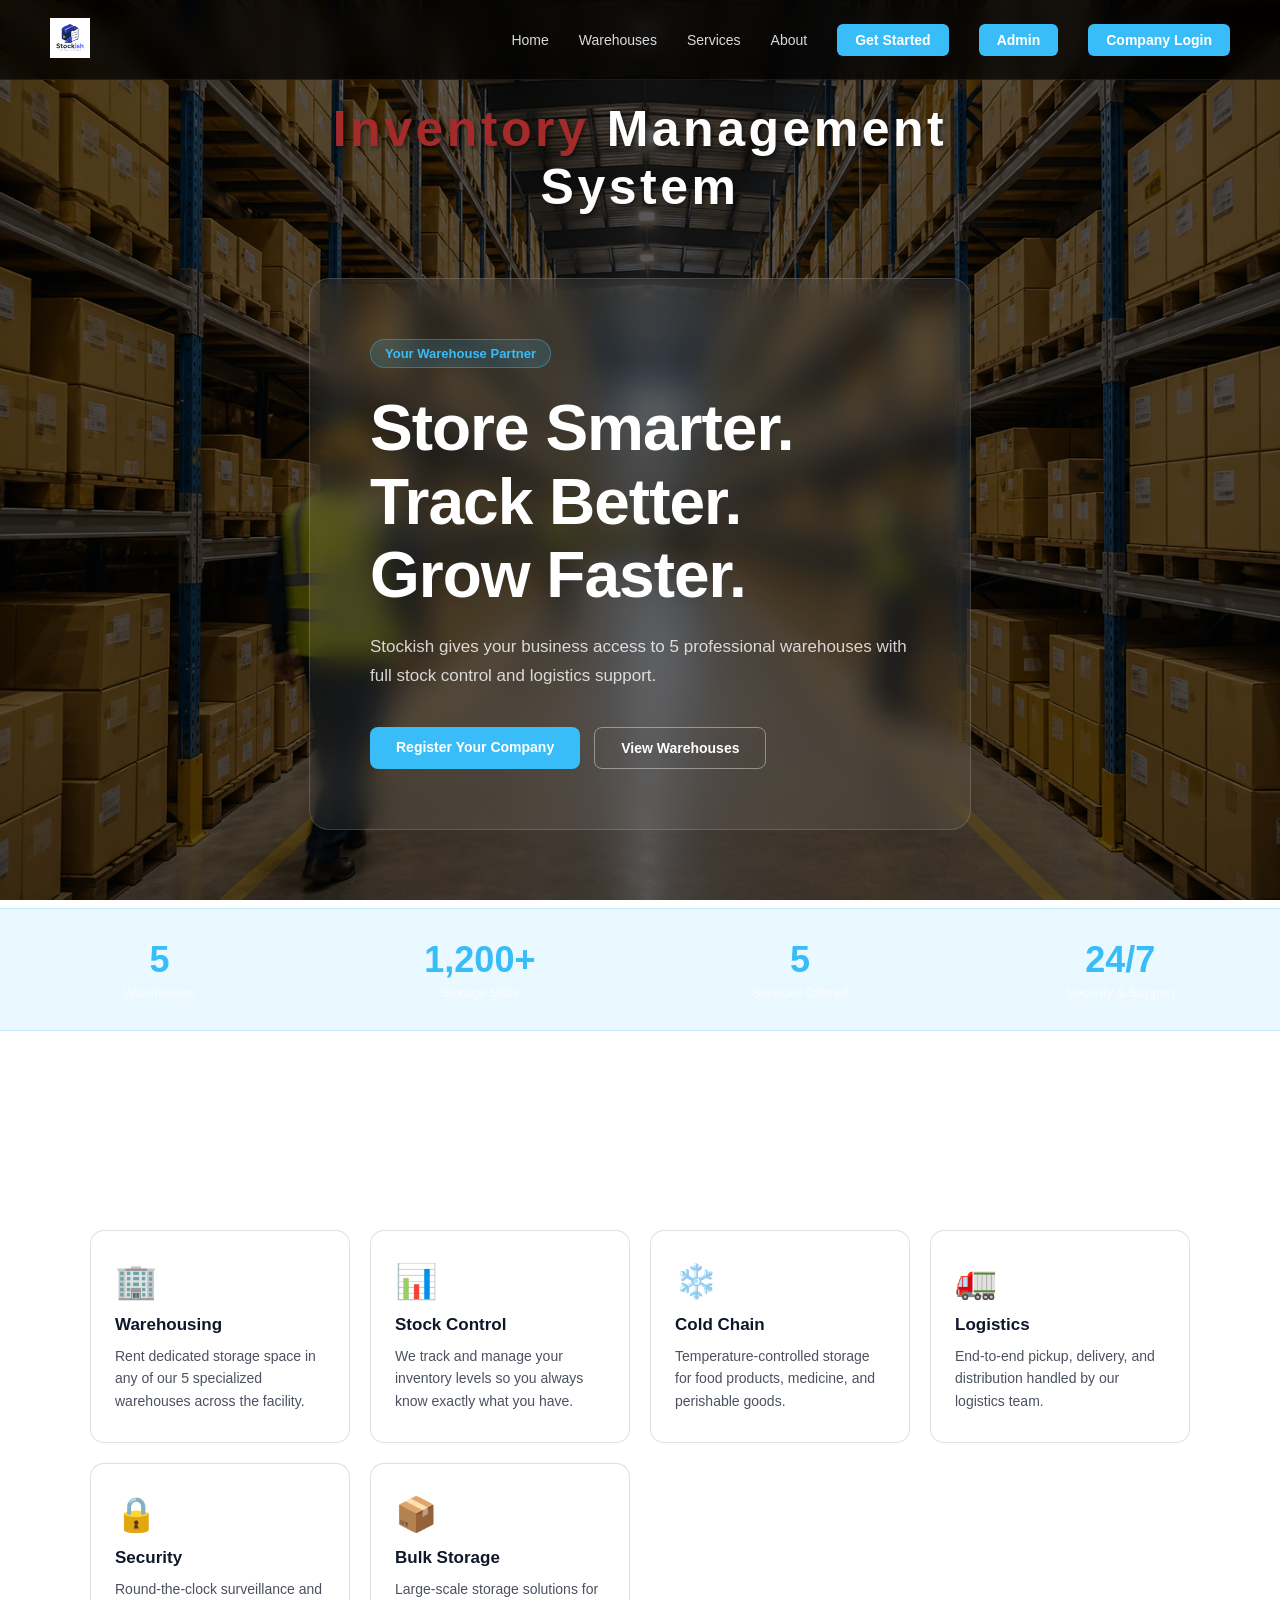
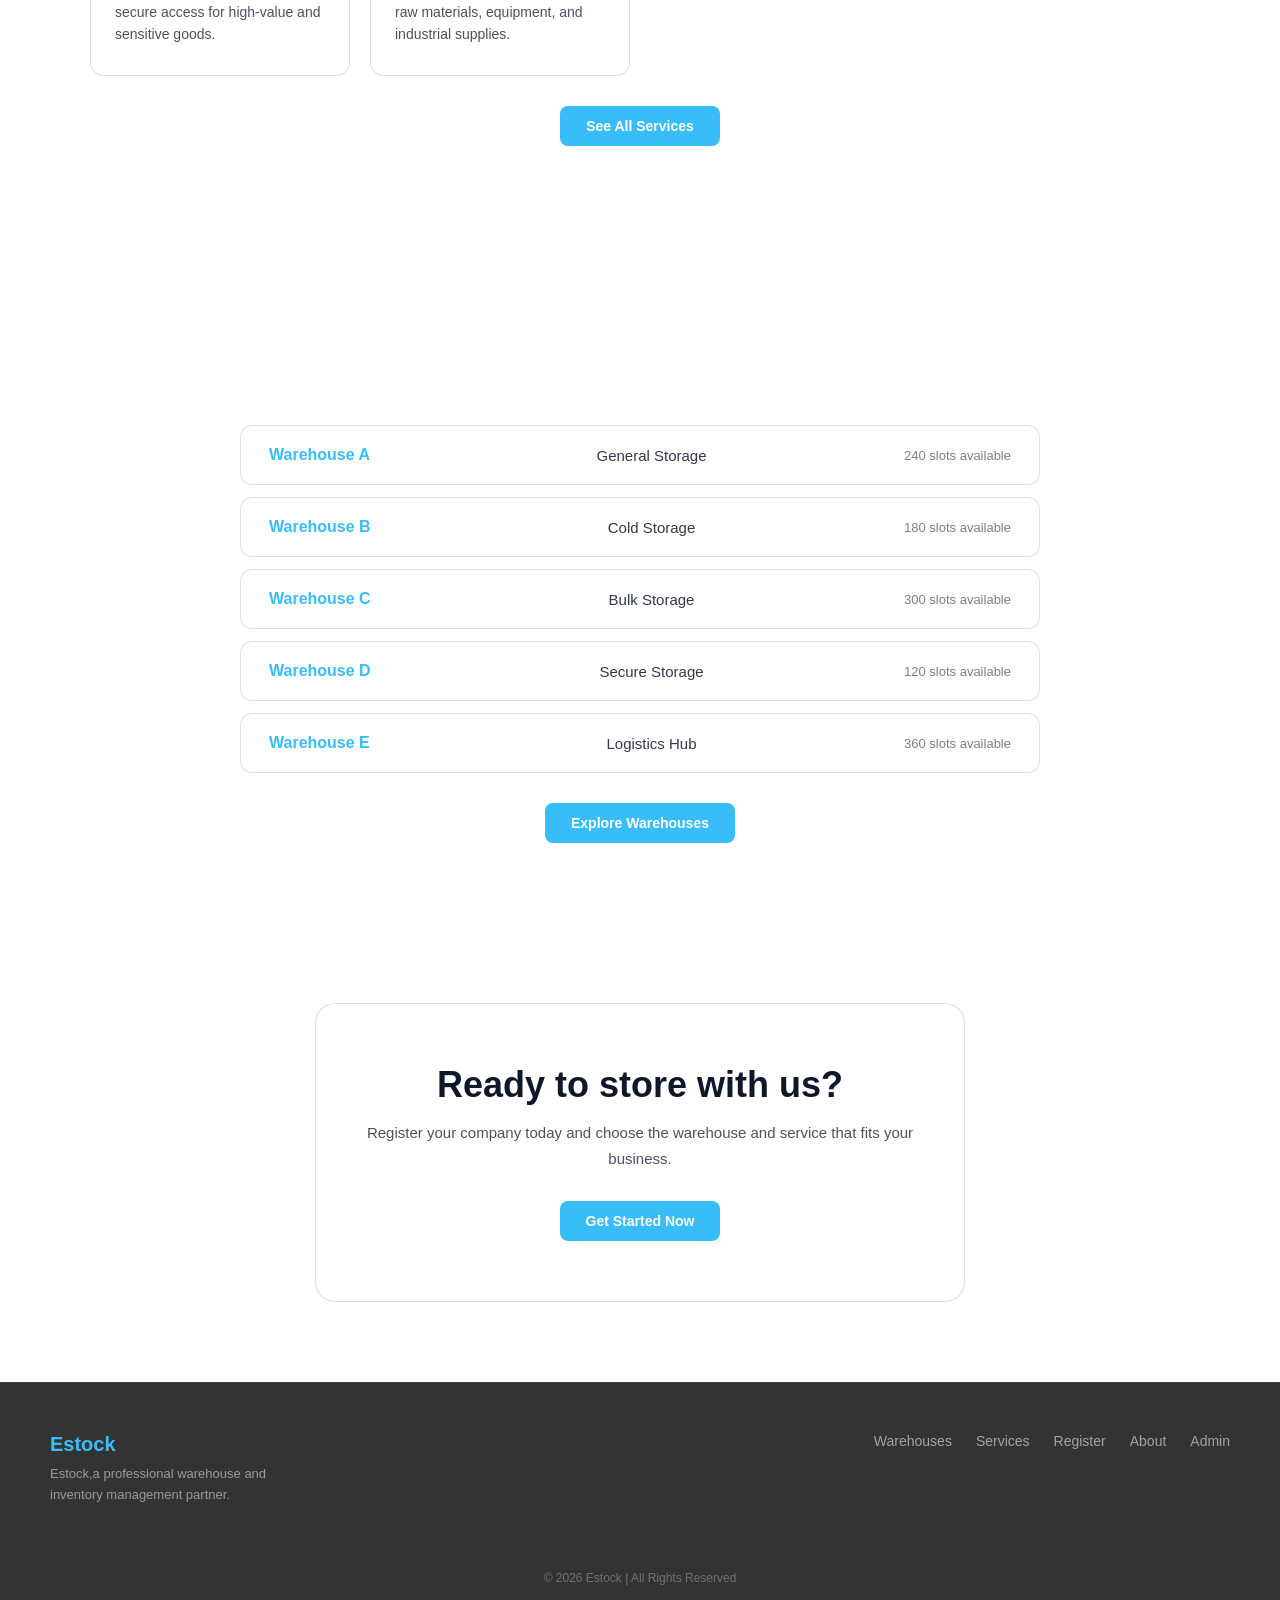
<file: index.html>
<!DOCTYPE html>
<html lang="en">
<head>
  <meta charset="UTF-8">
  <link rel="icon" type="image/svg+xml" href="favicon.svg">
  <meta name="viewport" content="width=device-width, initial-scale=1.0">
  <title>Stockish | Warehouse Management</title>
  <link rel="stylesheet" href="style.css">
</head>
<body>

<!-- NAVBAR -->
<nav class="navbar">
<a href="index.html"><img src="logo1.svg" alt="Stockish Logo" height="40"></a>
  <ul>
    <li><a href="index.html">Home</a></li>
    <li><a href="warehouses.html">Warehouses</a></li>
    <li><a href="services.html">Services</a></li>
    <li><a href="about.html">About</a></li>
    <li><a href="signup.html" class="nav-btn">Get Started</a></li>
    <li><a href="Admin.html" class="nav-btn">Admin</a></li>
    <li><a href="company-login.html" class="nav-btn">Company Login</a></li>
  </ul>
</nav>

<!-- HERO -->
<section class="hero">
  <h1 class="main-system-title"><span>Inventory</span> Management System</h1><br><br>
  <div class="hero-box">
    <span class="hero-tag"> Your Warehouse Partner</span>
    <h1>Store Smarter.<br>Track Better.<br>Grow Faster.</h1>
    <h3>Stockish gives your business access to 5 professional warehouses with full stock control and logistics support.</h3>
    <div class="hero-btns">
      <a href="signup.html" class="btn">Register Your Company</a>
      <a href="warehouses.html" class="btn btn-outline">View Warehouses</a>
    </div>
  </div>
</section>

<!-- STATS BAR -->
<section class="stats-bar">
  <div class="stat">
    <h2>5</h2>
    <p>Warehouses</p>
  </div>
  <div class="stat">
    <h2>1,200+</h2>
    <p>Storage Slots</p>
  </div>
  <div class="stat">
    <h2>5</h2>
    <p>Services Offered</p>
  </div>
  <div class="stat">
    <h2>24/7</h2>
    <p>Security & Support</p>
  </div>
</section>

<!-- SERVICES PREVIEW -->
<section class="section">
  <h2 class="section-title">What We Offer</h2>
  <p class="section-sub">Professional services tailored to your business needs</p>
  <div class="features-grid">
    <div class="feature-card">
      <div class="feature-icon">🏢</div>
      <h3>Warehousing</h3>
      <p>Rent dedicated storage space in any of our 5 specialized warehouses across the facility.</p>
    </div>
    <div class="feature-card">
      <div class="feature-icon">📊</div>
      <h3>Stock Control</h3>
      <p>We track and manage your inventory levels so you always know exactly what you have.</p>
    </div>
    <div class="feature-card">
      <div class="feature-icon">❄️</div>
      <h3>Cold Chain</h3>
      <p>Temperature-controlled storage for food products, medicine, and perishable goods.</p>
    </div>
    <div class="feature-card">
      <div class="feature-icon">🚛</div>
      <h3>Logistics</h3>
      <p>End-to-end pickup, delivery, and distribution handled by our logistics team.</p>
    </div>
    <div class="feature-card">
      <div class="feature-icon">🔒</div>
      <h3>Security</h3>
      <p>Round-the-clock surveillance and secure access for high-value and sensitive goods.</p>
    </div>
    <div class="feature-card">
      <div class="feature-icon">📦</div>
      <h3>Bulk Storage</h3>
      <p>Large-scale storage solutions for raw materials, equipment, and industrial supplies.</p>
    </div>
  </div>
  <div style="text-align:center; margin-top: 30px;">
    <a href="services.html" class="btn">See All Services</a>
  </div>
</section>

<!-- WAREHOUSES PREVIEW -->
<section class="section">
  <h2 class="section-title">Our 5 Warehouses</h2>
  <p class="section-sub">Each warehouse is purpose-built for a specific category of goods</p>
  <div class="warehouse-list">
    <div class="warehouse-item">
      <span class="w-label">Warehouse A</span>
      <span class="w-type">General Storage</span>
      <span class="w-slots">240 slots available</span>
    </div>
    <div class="warehouse-item">
      <span class="w-label">Warehouse B</span>
      <span class="w-type">Cold Storage</span>
      <span class="w-slots">180 slots available</span>
    </div>
    <div class="warehouse-item">
      <span class="w-label">Warehouse C</span>
      <span class="w-type">Bulk Storage</span>
      <span class="w-slots">300 slots available</span>
    </div>
    <div class="warehouse-item">
      <span class="w-label">Warehouse D</span>
      <span class="w-type">Secure Storage</span>
      <span class="w-slots">120 slots available</span>
    </div>
    <div class="warehouse-item">
      <span class="w-label">Warehouse E</span>
      <span class="w-type">Logistics Hub</span>
      <span class="w-slots">360 slots available</span>
    </div>
  </div>
  <div style="text-align:center; margin-top: 30px;">
    <a href="warehouses.html" class="btn">Explore Warehouses</a>
  </div>
</section>

<!-- CTA -->
<section class="cta-section">
  <div class="cta-box">
    <h2>Ready to store with us?</h2>
    <p>Register your company today and choose the warehouse and service that fits your business.</p>
    <a href="signup.html" class="btn">Get Started Now</a>
  </div>
</section>

<!-- FOOTER -->
<footer>
  <div class="footer-content">
    <div class="footer-brand">
      <h2>Estock</h2>
      <p>Estock,a professional warehouse and inventory management partner.</p>
    </div>
    <div class="footer-links">
      <a href="warehouses.html">Warehouses</a>
      <a href="services.html">Services</a>
      <a href="signup.html">Register</a>
      <a href="about.html">About</a>
      <a href="Admin.html">Admin</a>
    </div>
  </div>
  <p class="footer-copy">© 2026 Estock | All Rights Reserved</p>
</footer>

</body>
</html>meta
</file>
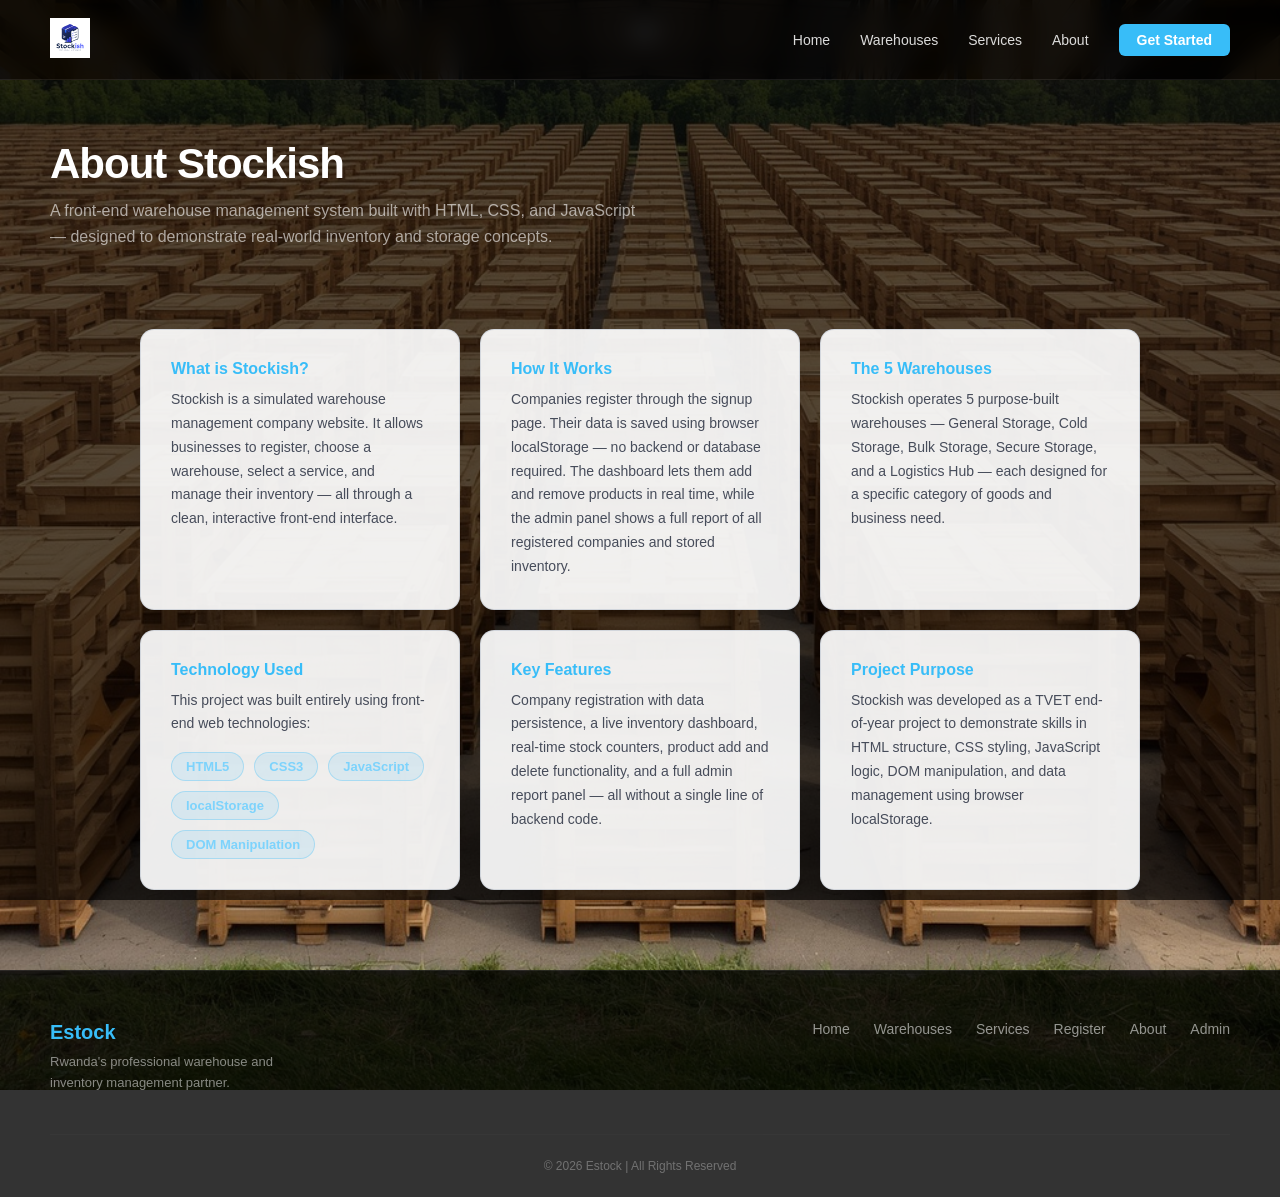
<file: about.html>
<!DOCTYPE html>
<html lang="en">
<head>
  <meta charset="UTF-8">
   <link rel="icon" type="image/svg+xml" href="favicon.svg">
  <meta name="viewport" content="width=device-width, initial-scale=1.0">
  <title>Stockish | About</title>
  <link rel="stylesheet" href="style.css">
</head>
<body>

<!-- NAVBAR -->
<nav class="navbar">
<a href="index.html"><img src="logo1.svg" alt="Stockish Logo" height="40"></a>
  <ul>
    <li><a href="index.html">Home</a></li>
    <li><a href="warehouses.html">Warehouses</a></li>
    <li><a href="services.html">Services</a></li>
    <li><a href="about.html">About</a></li>
    <li><a href="signup.html" class="nav-btn">Get Started</a></li>
  </ul>
</nav>
<div class="bg">
<!-- PAGE HERO -->
<div class="page-hero">
  <h1>About Stockish</h1>
  <p>A front-end warehouse management system built with HTML, CSS, and JavaScript — designed to demonstrate real-world inventory and storage concepts.</p>
</div>

<!-- ABOUT CONTENT -->
<main class="section" style="padding-top: 20px;">

  <div class="about-grid">

    <!-- What is Stockish -->
    <div class="about-block">
      <h3>What is Stockish?</h3>
      <p>
        Stockish is a simulated warehouse management company website. It allows businesses
        to register, choose a warehouse, select a service, and manage their inventory —
        all through a clean, interactive front-end interface.
      </p>
    </div>

    <!-- How it works -->
    <div class="about-block">
      <h3>How It Works</h3>
      <p>
        Companies register through the signup page. Their data is saved using browser
        localStorage — no backend or database required. The dashboard lets them add and
        remove products in real time, while the admin panel shows a full report of
        all registered companies and stored inventory.
      </p>
    </div>

    <!-- The 5 Warehouses -->
    <div class="about-block">
      <h3>The 5 Warehouses</h3>
      <p>
        Stockish operates 5 purpose-built warehouses — General Storage, Cold Storage,
        Bulk Storage, Secure Storage, and a Logistics Hub — each designed for a
        specific category of goods and business need.
      </p>
    </div>

    <!-- Tech Stack -->
    <div class="about-block">
      <h3>Technology Used</h3>
      <p>This project was built entirely using front-end web technologies:</p>
      <div class="tech-stack">
        <span class="tech-badge">HTML5</span>
        <span class="tech-badge">CSS3</span>
        <span class="tech-badge">JavaScript</span>
        <span class="tech-badge">localStorage</span>
        <span class="tech-badge">DOM Manipulation</span>
      </div>
    </div>

    <!-- Key Features -->
    <div class="about-block">
      <h3>Key Features</h3>
      <p>
        Company registration with data persistence, a live inventory dashboard,
        real-time stock counters, product add and delete functionality,
        and a full admin report panel — all without a single line of backend code.
      </p>
    </div>

    <!-- Purpose -->
    <div class="about-block">
      <h3>Project Purpose</h3>
      <p>
        Stockish was developed as a TVET end-of-year project to demonstrate skills in
        HTML structure, CSS styling, JavaScript logic, DOM manipulation,
        and data management using browser localStorage.
      </p>
    </div>

  </div>

</main>

<!-- FOOTER -->
<footer>
  <div class="footer-content">
    <div class="footer-brand">
      <h2>Estock</h2>
      <p>Rwanda's professional warehouse and inventory management partner.</p>
    </div>
    <div class="footer-links">
      <a href="index.html">Home</a>
      <a href="warehouses.html">Warehouses</a>
      <a href="services.html">Services</a>
      <a href="signup.html">Register</a>
      <a href="about.html">About</a>
      <a href="Admin.html">Admin</a>
    </div>
  </div>
  <p class="footer-copy">© 2026 Estock | All Rights Reserved</p>
</footer>

<script src="script.js"></script>
</div>
</body>
</html>
</file>
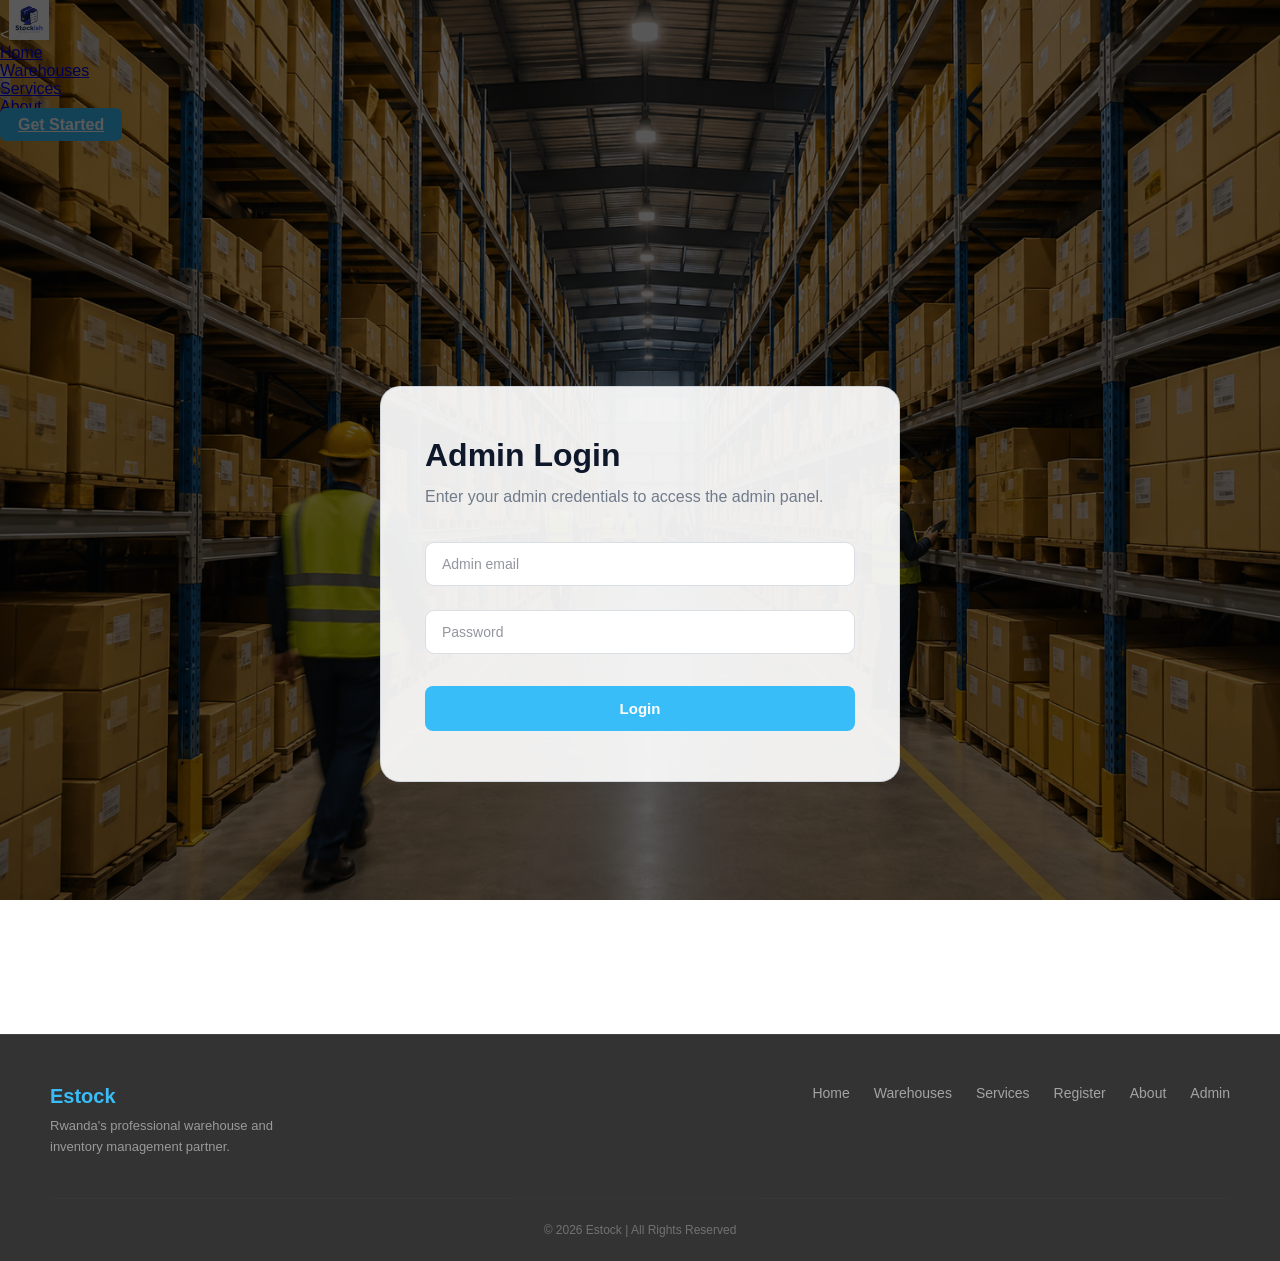
<file: admin-login.html>
<!DOCTYPE html>
<html lang="en">
<head>
  <meta charset="UTF-8">
   <link rel="icon" type="image/svg+xml" href="favicon.svg">
  <meta name="viewport" content="width=device-width, initial-scale=1.0">
  <title>Stockish | Admin Login</title>
  <link rel="stylesheet" href="style.css">
</head>
<body>

<!-- NAVBAR -->
<<a href="index.html"><img src="logo1.svg" alt="Stockish Logo" height="40"></a>
  <ul>
    <li><a href="index.html">Home</a></li>
    <li><a href="warehouses.html">Warehouses</a></li>
    <li><a href="services.html">Services</a></li>
    <li><a href="about.html">About</a></li>
    <li><a href="signup.html" class="nav-btn">Get Started</a></li>
  </ul>
</nav>

<!-- LOGIN FORM -->
<div class="form-page">
  <div class="form-card">

    <!-- Form heading and subtitle -->
    <h2>Admin Login</h2>
    <p class="sub">Enter your admin credentials to access the admin panel.</p>

    <!-- LOGIN FORM -->
    <div class="form-group">
      <input type="email" id="adminEmail" placeholder="Admin email" required />
      <span class="error" id="adminEmailError"></span>
      <input type="password" id="adminPassword" placeholder="Password" required />
      <span class="error" id="adminPasswordError"></span>
    </div>

    <!-- LOGIN BUTTON -->
    <button class="btn" onclick="adminLogin()">Login</button>

    <!-- ERROR MESSAGE -->
    <div class="error-msg" id="loginError" style="display:none;">
      ❌ Invalid credentials. Please try again.
    </div>

  </div>
</div>

<!-- FOOTER -->
<footer>
  <div class="footer-content">
    <div class="footer-brand">
      <h2>Estock</h2>
      <p>Rwanda's professional warehouse and inventory management partner.</p>
    </div>
    <div class="footer-links">
      <a href="index.html">Home</a>
      <a href="warehouses.html">Warehouses</a>
      <a href="services.html">Services</a>
      <a href="signup.html">Register</a>
      <a href="about.html">About</a>
      <a href="Admin.html">Admin</a>
    </div>
  </div>
  <p class="footer-copy">© 2026 Estock | All Rights Reserved</p>
</footer>

<script src="script.js"></script>
</body>
</html>
</file>
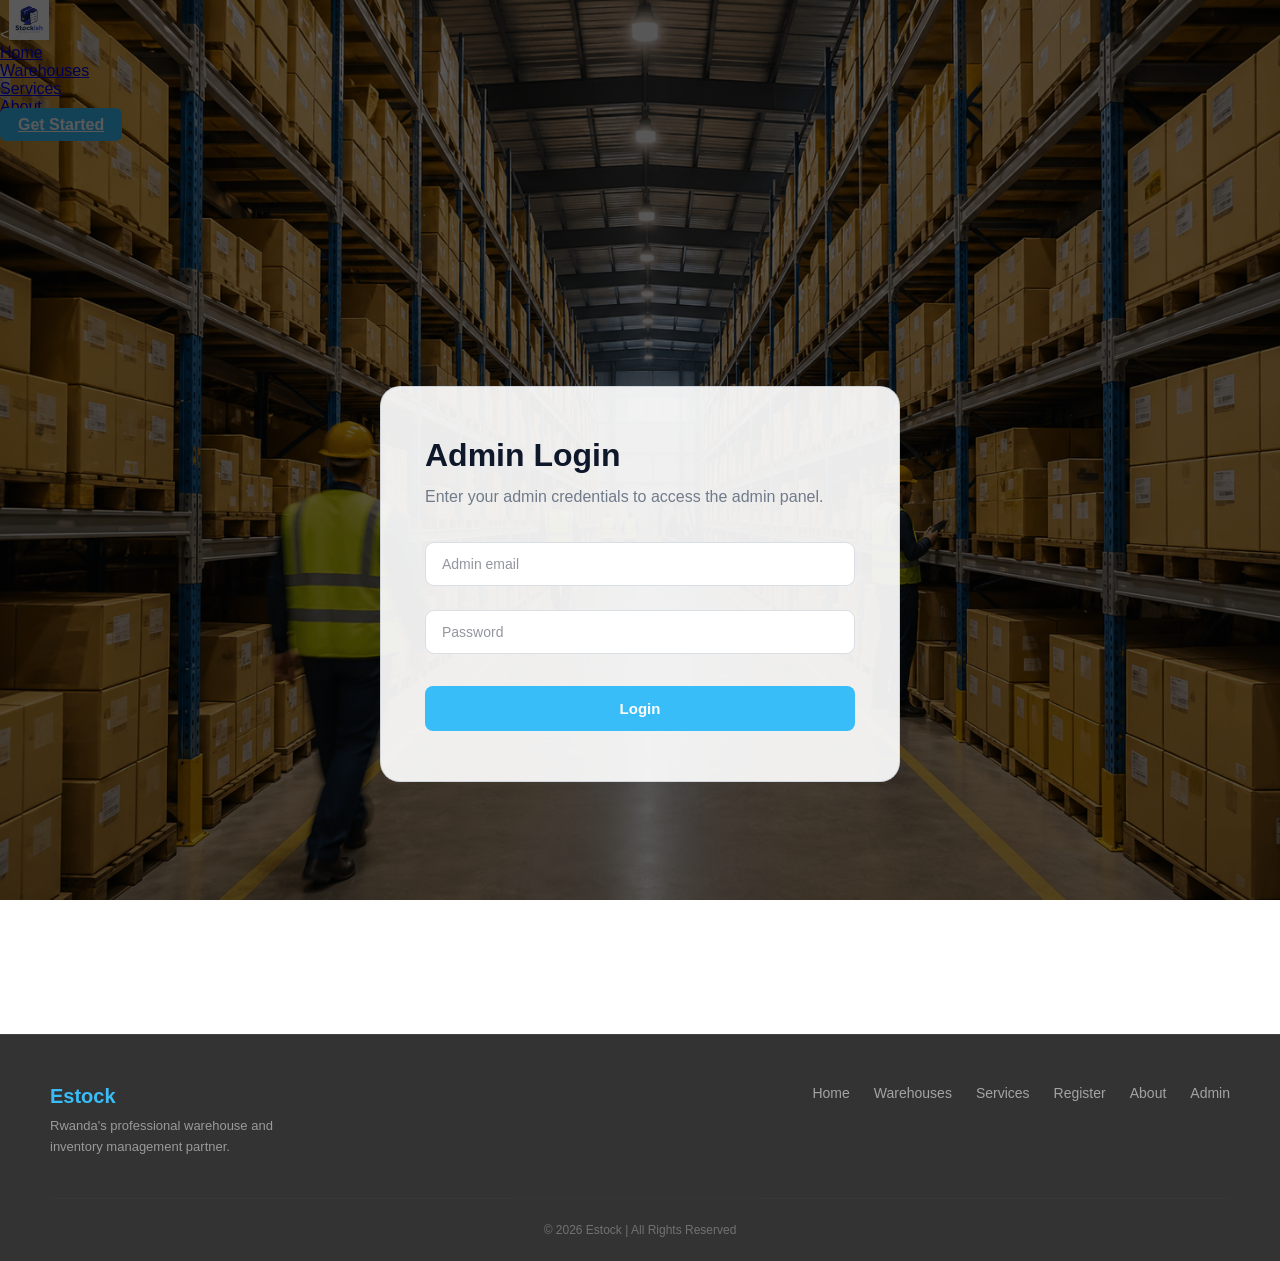
<file: Admin.html>
<!DOCTYPE html>
<html lang="en">
<head>
  <meta charset="UTF-8">
   <link rel="icon" type="image/svg+xml" href="favicon.svg">
  <meta name="viewport" content="width=device-width, initial-scale=1.0">
  <title>Stockish | Admin Panel</title>
  <link rel="stylesheet" href="style.css">
</head>
<body>

<!-- NAVBAR -->
<nav class="navbar">
<a href="index.html"><img src="logo1.svg" alt="Stockish Logo" height="40"></a>
  <ul>
    <li><a href="index.html">Home</a></li>
    <li><a href="warehouses.html">Warehouses</a></li>
    <li><a href="services.html">Services</a></li>
    <li><a href="about.html">About</a></li>
    <li><a href="signup.html" class="nav-btn">Get Started</a></li>
    <li><button onclick="adminLogout()" class="nav-btn" style="background:none; border:none; cursor:pointer; font-size:inherit;">Logout</button></li>
  </ul>
</nav>

<!-- PAGE HERO -->
<div class="page-hero">
  <h1>Admin Panel</h1>
  <p>Full overview of all registered companies, bookings, and inventory across all warehouses.</p>
</div>

<!-- ADMIN DASHBOARD -->
<main class="container">

  <!-- STAT CARDS filled by loadAdmin() in script.js -->
  <div class="admin-grid">
    <div class="admin-card">
      <h3>Registered Companies</h3>
      <p id="adminTotalCompanies">0</p>
    </div>
    <div class="admin-card">
      <h3>Total Products Stored</h3>
      <p id="adminTotalProducts">0</p>
    </div>
    <div class="admin-card">
      <h3>Total Stock Units</h3>
      <p id="adminTotalStock">0</p>
    </div>
    <div class="admin-card">
      <h3>Active Warehouses</h3>
      <p>5</p>
    </div>
  </div>

  <!-- REGISTERED COMPANIES TABLE -->
  <p class="admin-section-title">Registered Companies</p>
  <table>
    <thead>
      <tr>
        <th>#</th>
        <th>Company Name</th>
        <th>Business Type</th>
        <th>Contact Person</th>
        <th>Email</th>
        <th>Warehouse</th>
        <th>Service</th>
        <th>Slots</th>
        <th>Registered On</th>
        <th>Action</th>
      </tr>
    </thead>
    <tbody id="adminCompaniesList"></tbody>
  </table>

  <!-- ALL PRODUCTS TABLE -->
  <p class="admin-section-title">All Products in Storage</p>
  <table>
    <thead>
      <tr>
        <th>#</th>
        <th>Company</th>
        <th>Product Name</th>
        <th>Category</th>
        <th>Quantity</th>
        <th>Date Added</th>
      </tr>
    </thead>
    <tbody id="adminProductsList"></tbody>
  </table>

</main>

<!-- FOOTER -->
<footer>
  <div class="footer-content">
    <div class="footer-brand">
      <h2>Estock</h2>
      <p>Rwanda's professional warehouse and inventory management partner.</p>
    </div>
    <div class="footer-links">
      <a href="index.html">Home</a>
      <a href="warehouses.html">Warehouses</a>
      <a href="services.html">Services</a>
      <a href="signup.html">Register</a>
      <a href="about.html">About</a>
      <a href="Admin.html">Admin</a>
    </div>
  </div>
  <p class="footer-copy">© 2026 Estock | All Rights Reserved</p>
</footer>

<script src="script.js"></script>
</body>
</html>
</file>
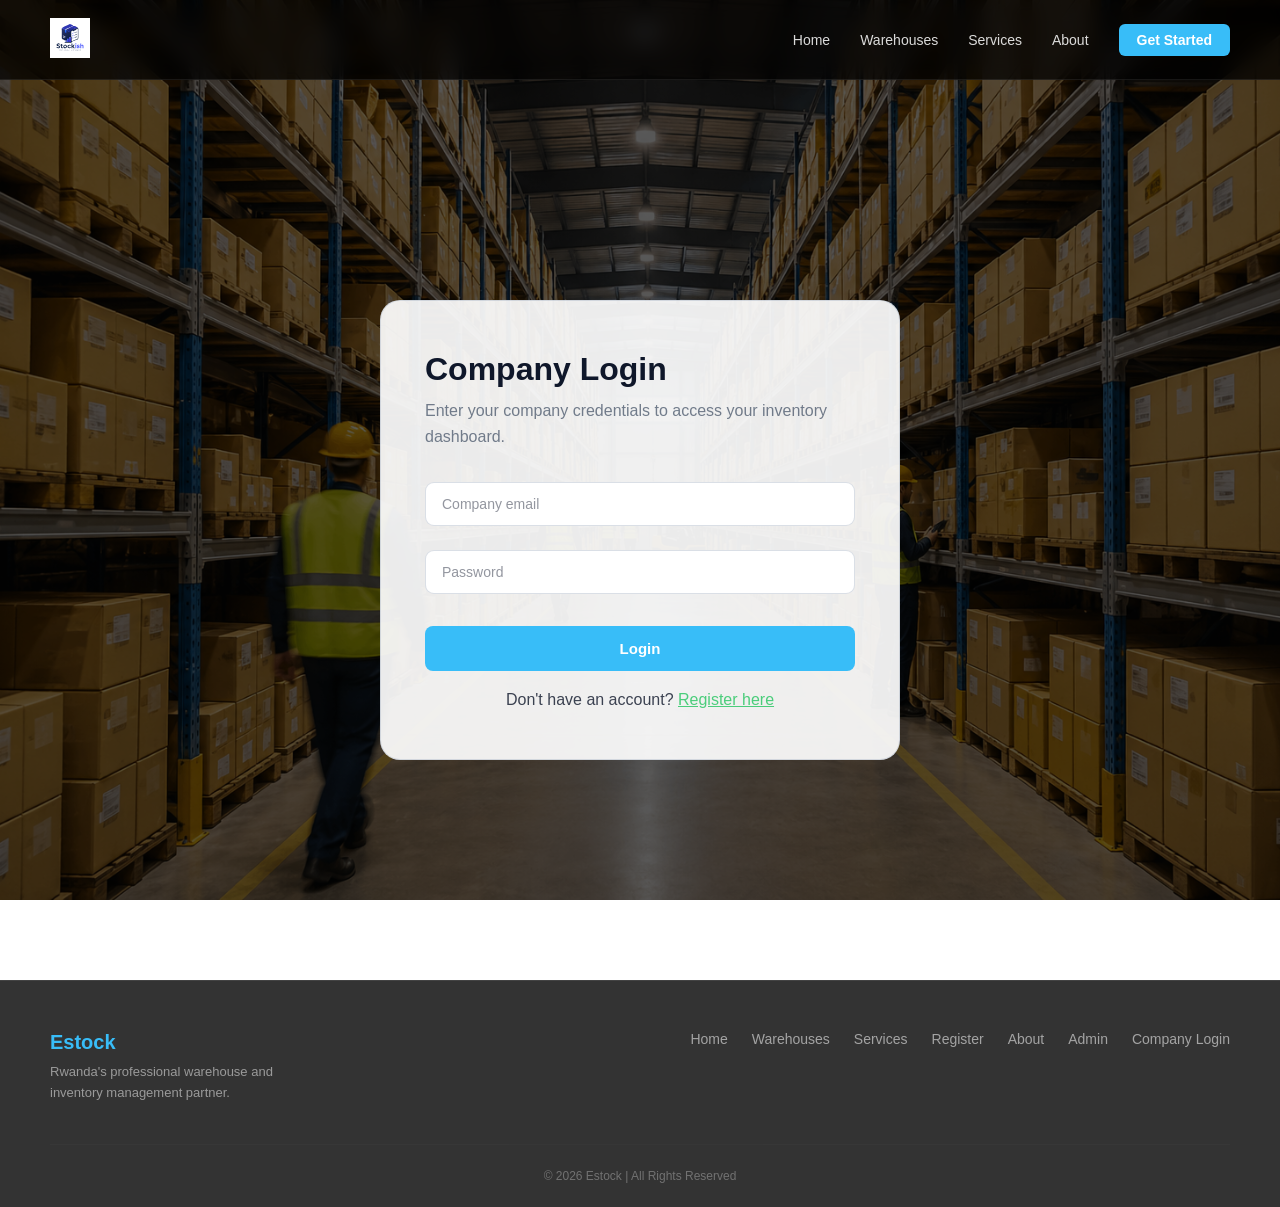
<file: company-login.html>
<!DOCTYPE html>
<html lang="en">
<head>
  <meta charset="UTF-8">
    <link rel="icon" type="image/svg+xml" href="favicon.svg">
  <meta name="viewport" content="width=device-width, initial-scale=1.0">
  <title>Stockish | Company Login</title>
  <link rel="stylesheet" href="style.css">
</head>
<body>

<!-- NAVBAR -->
<nav class="navbar">
<a href="index.html"><img src="logo1.svg" alt="Stockish Logo" height="40"></a>
  <ul>
    <li><a href="index.html">Home</a></li>
    <li><a href="warehouses.html">Warehouses</a></li>
    <li><a href="services.html">Services</a></li>
    <li><a href="about.html">About</a></li>
    <li><a href="signup.html" class="nav-btn">Get Started</a></li>
  </ul>
</nav>

<!-- LOGIN FORM -->
<div class="form-page">
  <div class="form-card">

    <!-- Form heading and subtitle -->
    <h2>Company Login</h2>
    <p class="sub">Enter your company credentials to access your inventory dashboard.</p>

    <!-- LOGIN FORM -->
    <div class="form-group">
      <input type="email" id="companyEmail" placeholder="Company email" required />
      <span class="error" id="companyEmailError"></span>
      <input type="password" id="companyPassword" placeholder="Password" required />
      <span class="error" id="companyPasswordError"></span>
    </div>

    <!-- LOGIN BUTTON -->
    <button class="btn" onclick="companyLogin()">Login</button>

    <!-- ERROR MESSAGE -->
    <div class="error-msg" id="companyLoginError" style="display:none;">
      ❌ Invalid email or password. Please try again.
    </div>

    <!-- SIGNUP LINK -->
    <p style="text-align:center; margin-top:20px; opacity:0.8;">
      Don't have an account? <a href="signup.html" style="color:#22c55e;">Register here</a>
    </p>

  </div>
</div>

<!-- FOOTER -->
<footer>
  <div class="footer-content">
    <div class="footer-brand">
      <h2>Estock</h2>
      <p>Rwanda's professional warehouse and inventory management partner.</p>
    </div>
    <div class="footer-links">
      <a href="index.html">Home</a>
      <a href="warehouses.html">Warehouses</a>
      <a href="services.html">Services</a>
      <a href="signup.html">Register</a>
      <a href="about.html">About</a>
      <a href="Admin.html">Admin</a>
      <a href="company-login.html">Company Login</a>
    </div>
  </div>
  <p class="footer-copy">© 2026 Estock | All Rights Reserved</p>
</footer>

<script src="script.js"></script>
</body>
</html>
</file>
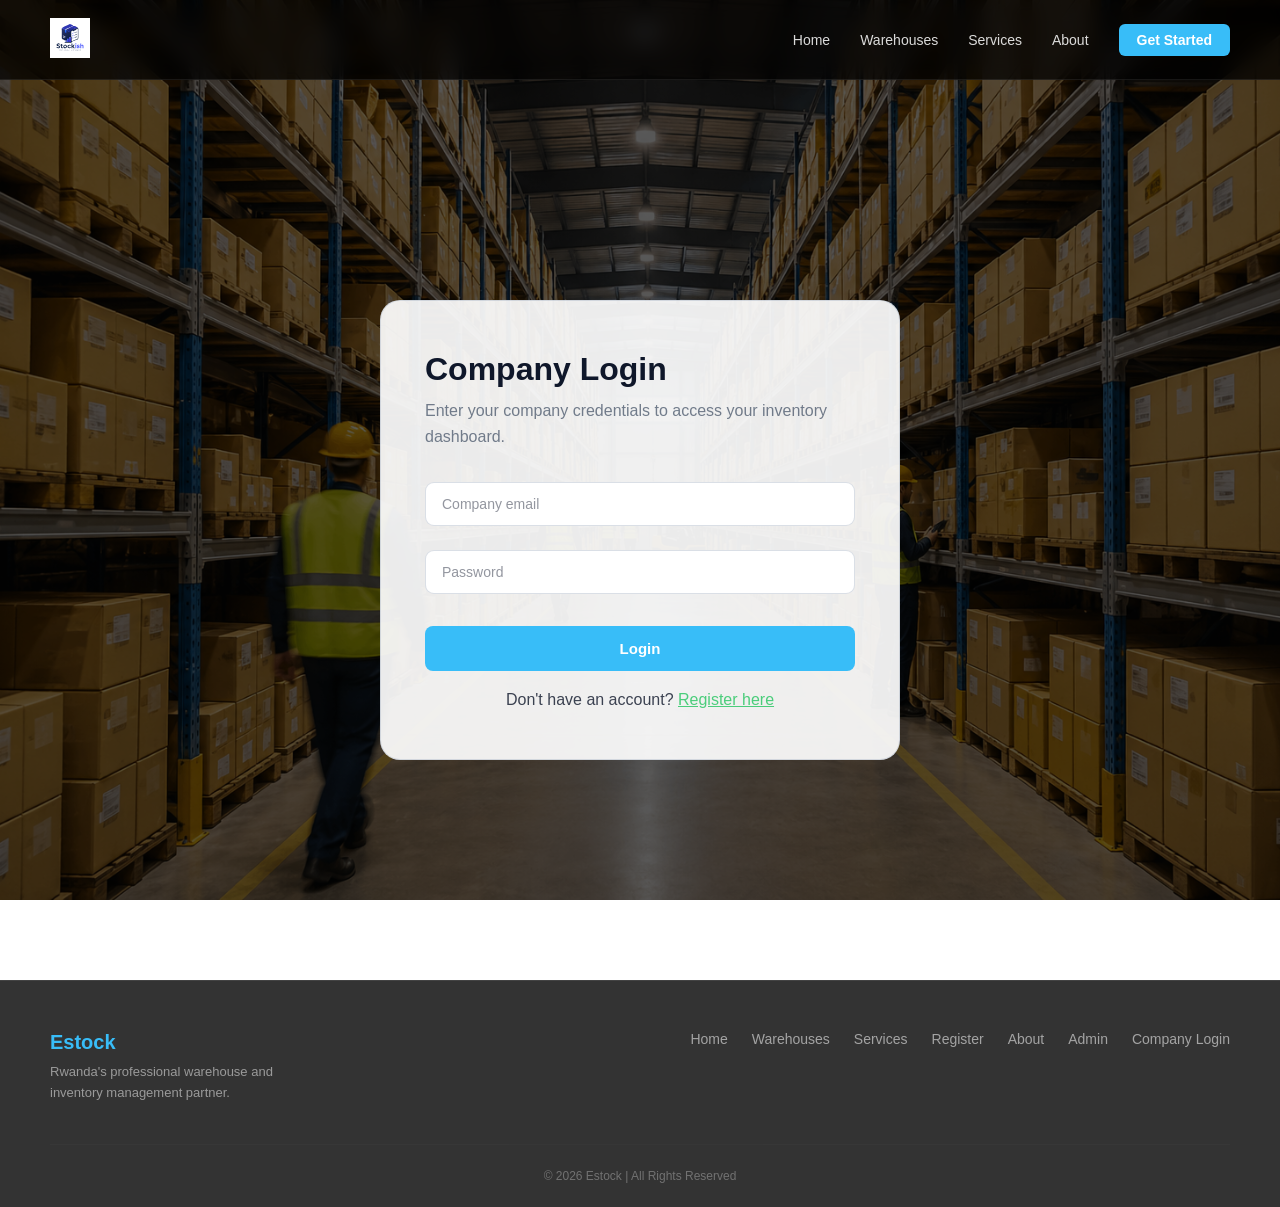
<file: dashboard.html>
<!DOCTYPE html>
<html lang="en">
<head>
  <meta charset="UTF-8">
  <meta name="viewport" content="width=device-width, initial-scale=1.0">
    <link rel="icon" type="image/svg+xml" href="favicon.svg">
  <title>Stockish | Dashboard</title>
  <link rel="stylesheet" href="style.css">
</head>
<body>

<!-- NAVBAR -->
<nav class="navbar">
  <a href="index.html"><img src="logo1.svg" alt="Stockish Logo" height="40"></a>
  <ul>
    <li><a href="index.html">Home</a></li>
    <li><a href="warehouses.html">Warehouses</a></li>
    <li><a href="services.html">Services</a></li>
    <li><a href="about.html">About</a></li>
    <li><a href="signup.html" class="nav-btn">Get Started</a></li>
    <li><button onclick="companyLogout()" class="nav-btn" style="background:none; border:none; cursor:pointer; font-size:inherit;">Logout</button></li>
  </ul>
</nav>

<!-- DASHBOARD CONTENT -->
<main class="container">

  <!-- Company greeting filled dynamically by script.js -->
  <h2 id="dashboardTitle">Inventory Dashboard</h2>
  <p id="companyInfo" style="opacity:0.6; margin-top:-20px; margin-bottom:30px; font-size:14px;"></p>

  <!-- STAT CARDS updated by updateStats() in script.js -->
  <div class="cards">
    <div class="card">
      <h3>Total Products</h3>
      <p id="totalProducts">0</p>
    </div>
    <div class="card">
      <h3>Total Stock</h3>
      <p id="totalStock">0</p>
    </div>
    <div class="card">
      <h3>Warehouse</h3>
      <p id="warehouseCard" style="font-size:16px; margin-top:8px;">—</p>
    </div>
    <div class="card">
      <h3>Service</h3>
      <p id="serviceCard" style="font-size:16px; margin-top:8px;">—</p>
    </div>
  </div>

  <!-- ADD PRODUCT FORM -->
  <div class="form">
    <input type="text" id="productName" placeholder="Product name" />
    <input type="number" id="productQty" placeholder="Quantity" min="1" />
    <input type="text" id="productCategory" placeholder="Category (e.g. Electronics)" />
    <button class="btn" onclick="addProduct()">Add Product</button>
  </div>

  <!-- INVENTORY TABLE rows injected by renderTable() in script.js -->
  <table>
    <thead>
      <tr>
        <th>#</th>
        <th>Product Name</th>
        <th>Category</th>
        <th>Quantity</th>
        <th>Date Added</th>
        <th>Actions</th>
      </tr>
    </thead>
    <tbody id="productList"></tbody>
  </table>

</main>

<!-- FOOTER -->
<footer>
  <div class="footer-content">
    <div class="footer-brand">
      <h2>Estock</h2>
      <p>Rwanda's professional warehouse and inventory management partner.</p>
    </div>
    <div class="footer-links">
      <a href="index.html">Home</a>
      <a href="warehouses.html">Warehouses</a>
      <a href="services.html">Services</a>
      <a href="signup.html">Register</a>
      <a href="about.html">About</a>
      <a href="Admin.html">Admin</a>
    </div>
  </div>
  <p class="footer-copy">© 2026 Estock | All Rights Reserved</p>
</footer>

<script src="script.js"></script>
</body>
</html>
</file>
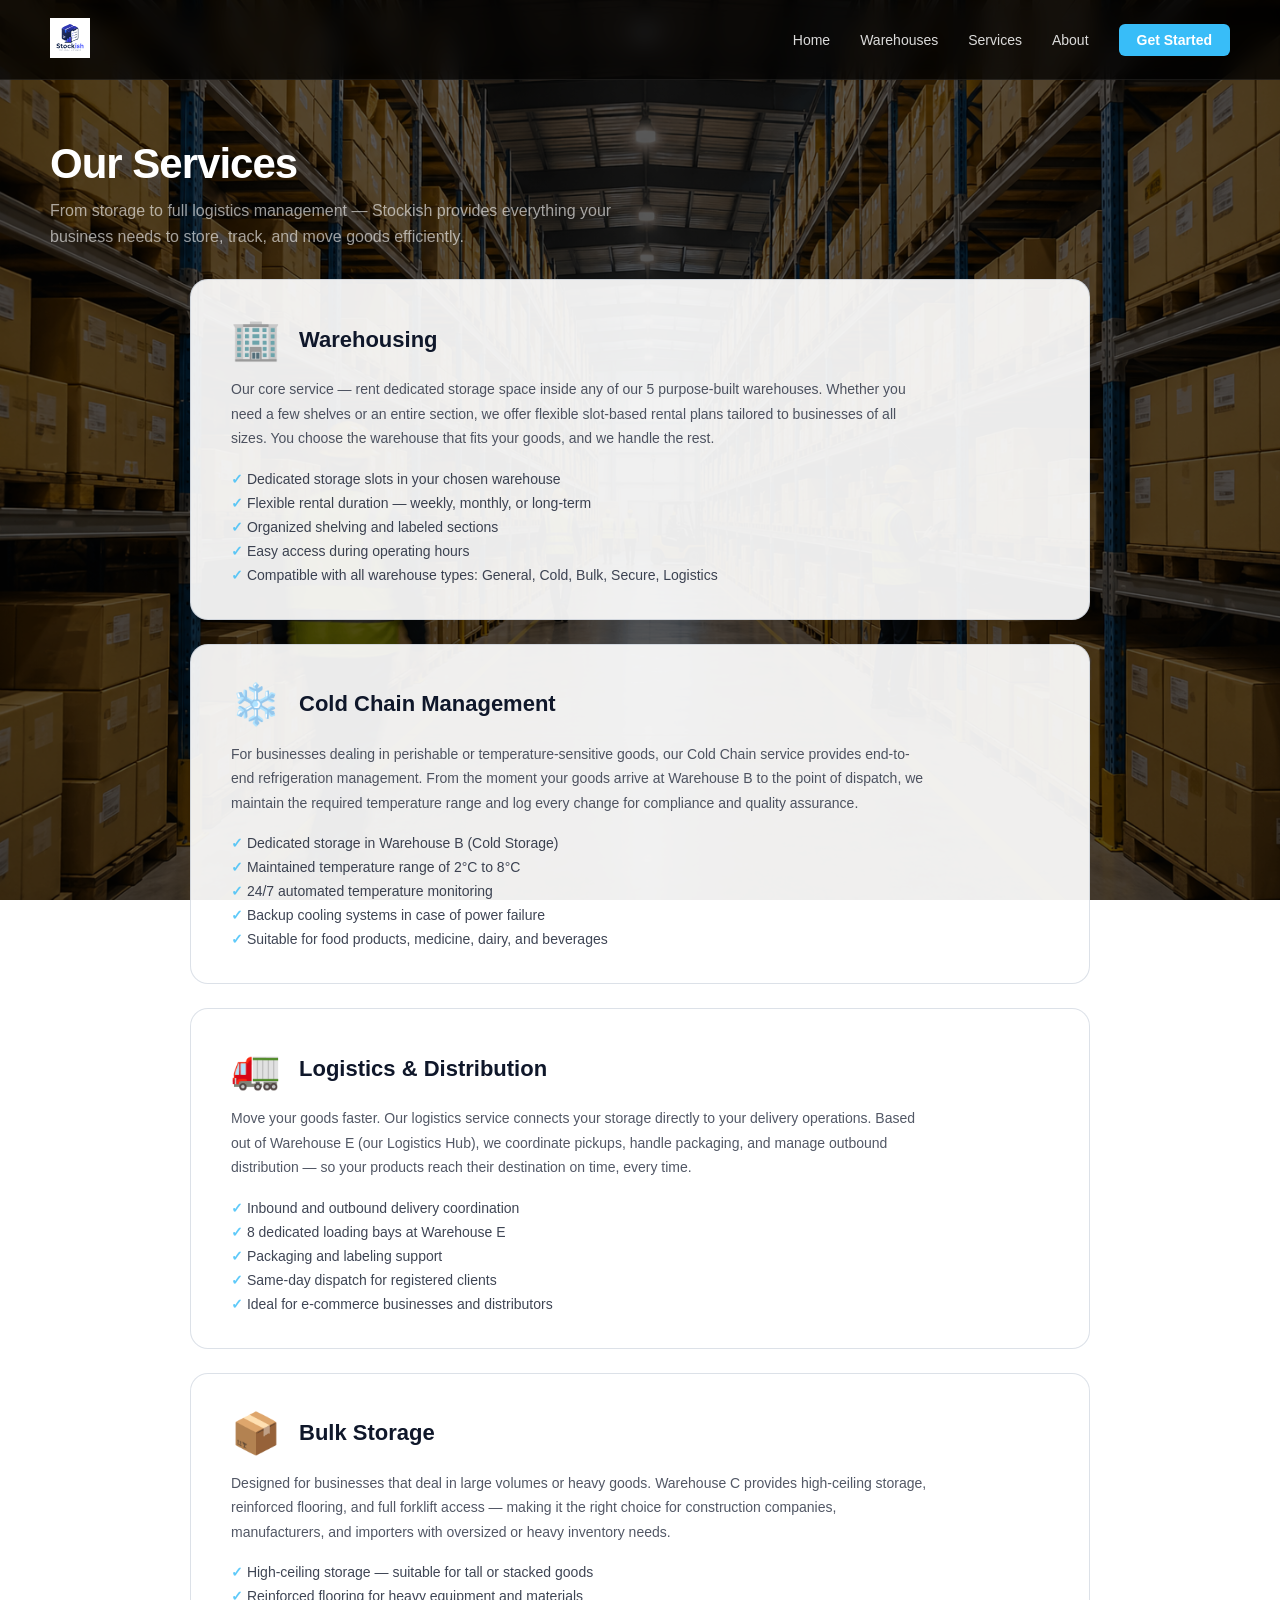
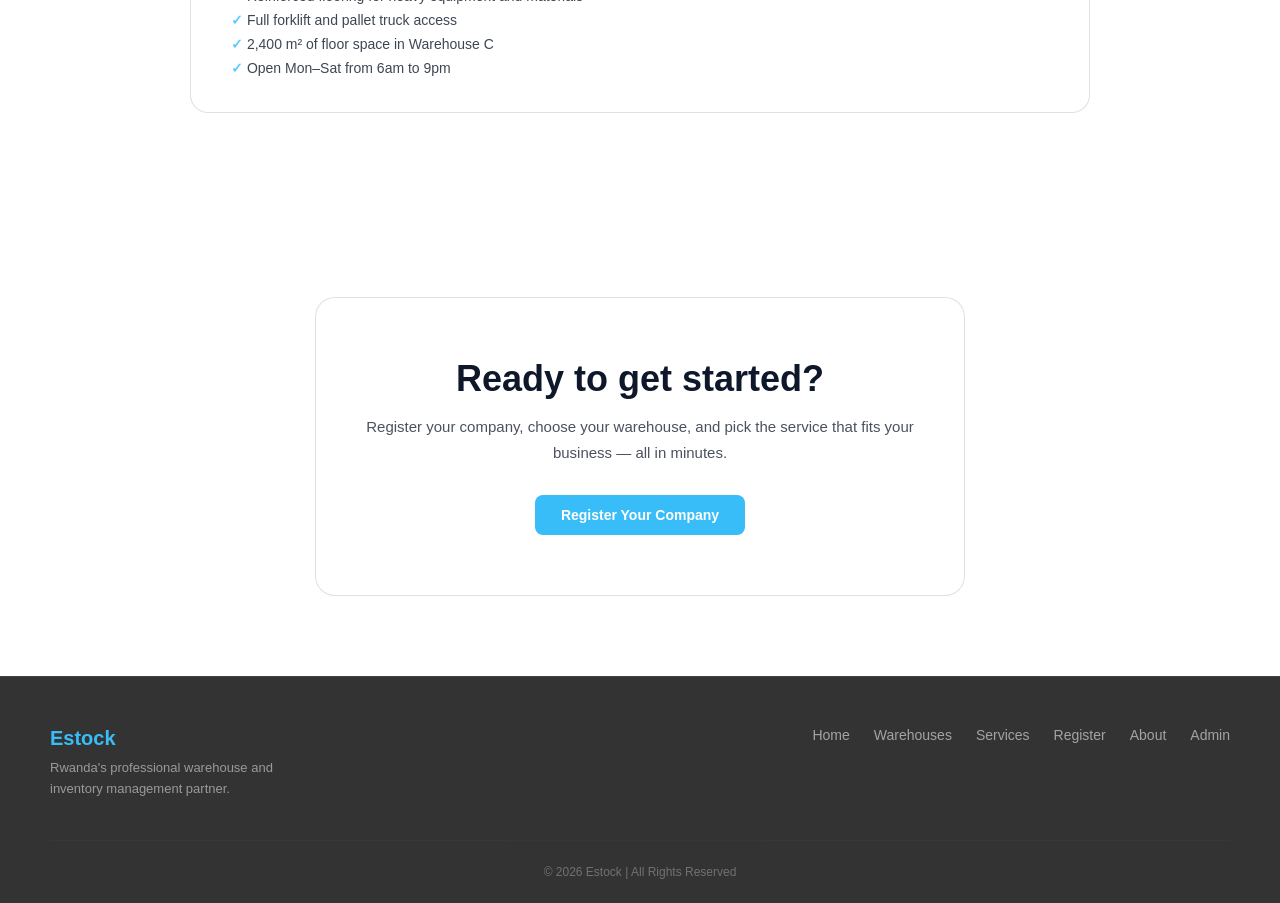
<file: services.html>
<!DOCTYPE html>
<html lang="en">
<head>
  <meta charset="UTF-8">
  <meta name="viewport" content="width=device-width, initial-scale=1.0">
    <link rel="icon" type="image/svg+xml" href="favicon.svg">
  <title>Stockish | Our Services</title>
  <link rel="stylesheet" href="style.css">
</head>
<body>

<!-- NAVBAR -->
<nav class="navbar">
  <a href="index.html"><img src="logo1.svg" alt="Stockish Logo" height="40"></a>
  <ul>
    <li><a href="index.html">Home</a></li>
    <li><a href="warehouses.html">Warehouses</a></li>
    <li><a href="services.html">Services</a></li>
    <li><a href="about.html">About</a></li>
    <li><a href="signup.html" class="nav-btn">Get Started</a></li>
  </ul>
</nav>

<!-- PAGE HERO -->
<div class="page-hero">
  <h1>Our Services</h1>
  <p>From storage to full logistics management — Stockish provides everything your business needs to store, track, and move goods efficiently.</p>
</div>

<!-- SERVICES LIST -->
<main class="section" style="padding-top: 10px;">

  <!-- Service 1: Warehousing -->
  <div class="service-card">
    <div class="service-header">
      <span class="service-emoji">🏢</span>
      <h2>Warehousing</h2>
    </div>
    <p>
      Our core service — rent dedicated storage space inside any of our 5 purpose-built warehouses.
      Whether you need a few shelves or an entire section, we offer flexible slot-based rental plans
      tailored to businesses of all sizes. You choose the warehouse that fits your goods,
      and we handle the rest.
    </p>
    <ul class="service-includes">
      <li>Dedicated storage slots in your chosen warehouse</li>
      <li>Flexible rental duration — weekly, monthly, or long-term</li>
      <li>Organized shelving and labeled sections</li>
      <li>Easy access during operating hours</li>
      <li>Compatible with all warehouse types: General, Cold, Bulk, Secure, Logistics</li>
    </ul>
  </div>

  <!-- Service 3: Cold Chain Management -->
  <div class="service-card">
    <div class="service-header">
      <span class="service-emoji">❄️</span>
      <h2>Cold Chain Management</h2>
    </div>
    <p>
      For businesses dealing in perishable or temperature-sensitive goods, our Cold Chain service
      provides end-to-end refrigeration management. From the moment your goods arrive at
      Warehouse B to the point of dispatch, we maintain the required temperature range
      and log every change for compliance and quality assurance.
    </p>
    <ul class="service-includes">
      <li>Dedicated storage in Warehouse B (Cold Storage)</li>
      <li>Maintained temperature range of 2°C to 8°C</li>
      <li>24/7 automated temperature monitoring</li>
      <li>Backup cooling systems in case of power failure</li>
      <li>Suitable for food products, medicine, dairy, and beverages</li>
    </ul>
  </div>

  <!-- Service 4: Logistics & Distribution -->
  <div class="service-card">
    <div class="service-header">
      <span class="service-emoji">🚛</span>
      <h2>Logistics & Distribution</h2>
    </div>
    <p>
      Move your goods faster. Our logistics service connects your storage directly to your
      delivery operations. Based out of Warehouse E (our Logistics Hub), we coordinate
      pickups, handle packaging, and manage outbound distribution — so your products
      reach their destination on time, every time.
    </p>
    <ul class="service-includes">
      <li>Inbound and outbound delivery coordination</li>
      <li>8 dedicated loading bays at Warehouse E</li>
      <li>Packaging and labeling support</li>
      <li>Same-day dispatch for registered clients</li>
      <li>Ideal for e-commerce businesses and distributors</li>
    </ul>
  </div>

  <!-- Service 6: Bulk Storage -->
  <div class="service-card">
    <div class="service-header">
      <span class="service-emoji">📦</span>
      <h2>Bulk Storage</h2>
    </div>
    <p>
      Designed for businesses that deal in large volumes or heavy goods. Warehouse C provides
      high-ceiling storage, reinforced flooring, and full forklift access — making it
      the right choice for construction companies, manufacturers, and importers with
      oversized or heavy inventory needs.
    </p>
    <ul class="service-includes">
      <li>High-ceiling storage — suitable for tall or stacked goods</li>
      <li>Reinforced flooring for heavy equipment and materials</li>
      <li>Full forklift and pallet truck access</li>
      <li>2,400 m² of floor space in Warehouse C</li>
      <li>Open Mon–Sat from 6am to 9pm</li>
    </ul>
  </div>

</main>

<!-- CTA SECTION -->
<section class="cta-section">
  <div class="cta-box">
    <h2>Ready to get started?</h2>
    <p>Register your company, choose your warehouse, and pick the service that fits your business — all in minutes.</p>
    <a href="signup.html" class="btn">Register Your Company</a>
  </div>
</section>

<!-- FOOTER -->
<footer>
  <div class="footer-content">
    <div class="footer-brand">
      <h2>Estock</h2>
      <p>Rwanda's professional warehouse and inventory management partner.</p>
    </div>
    <div class="footer-links">
      <a href="index.html">Home</a>
      <a href="warehouses.html">Warehouses</a>
      <a href="services.html">Services</a>
      <a href="signup.html">Register</a>
      <a href="about.html">About</a>
      <a href="Admin.html">Admin</a>
    </div>
  </div>
  <p class="footer-copy">© 2026 Estock | All Rights Reserved</p>
</footer>

</body>
</html>
</file>
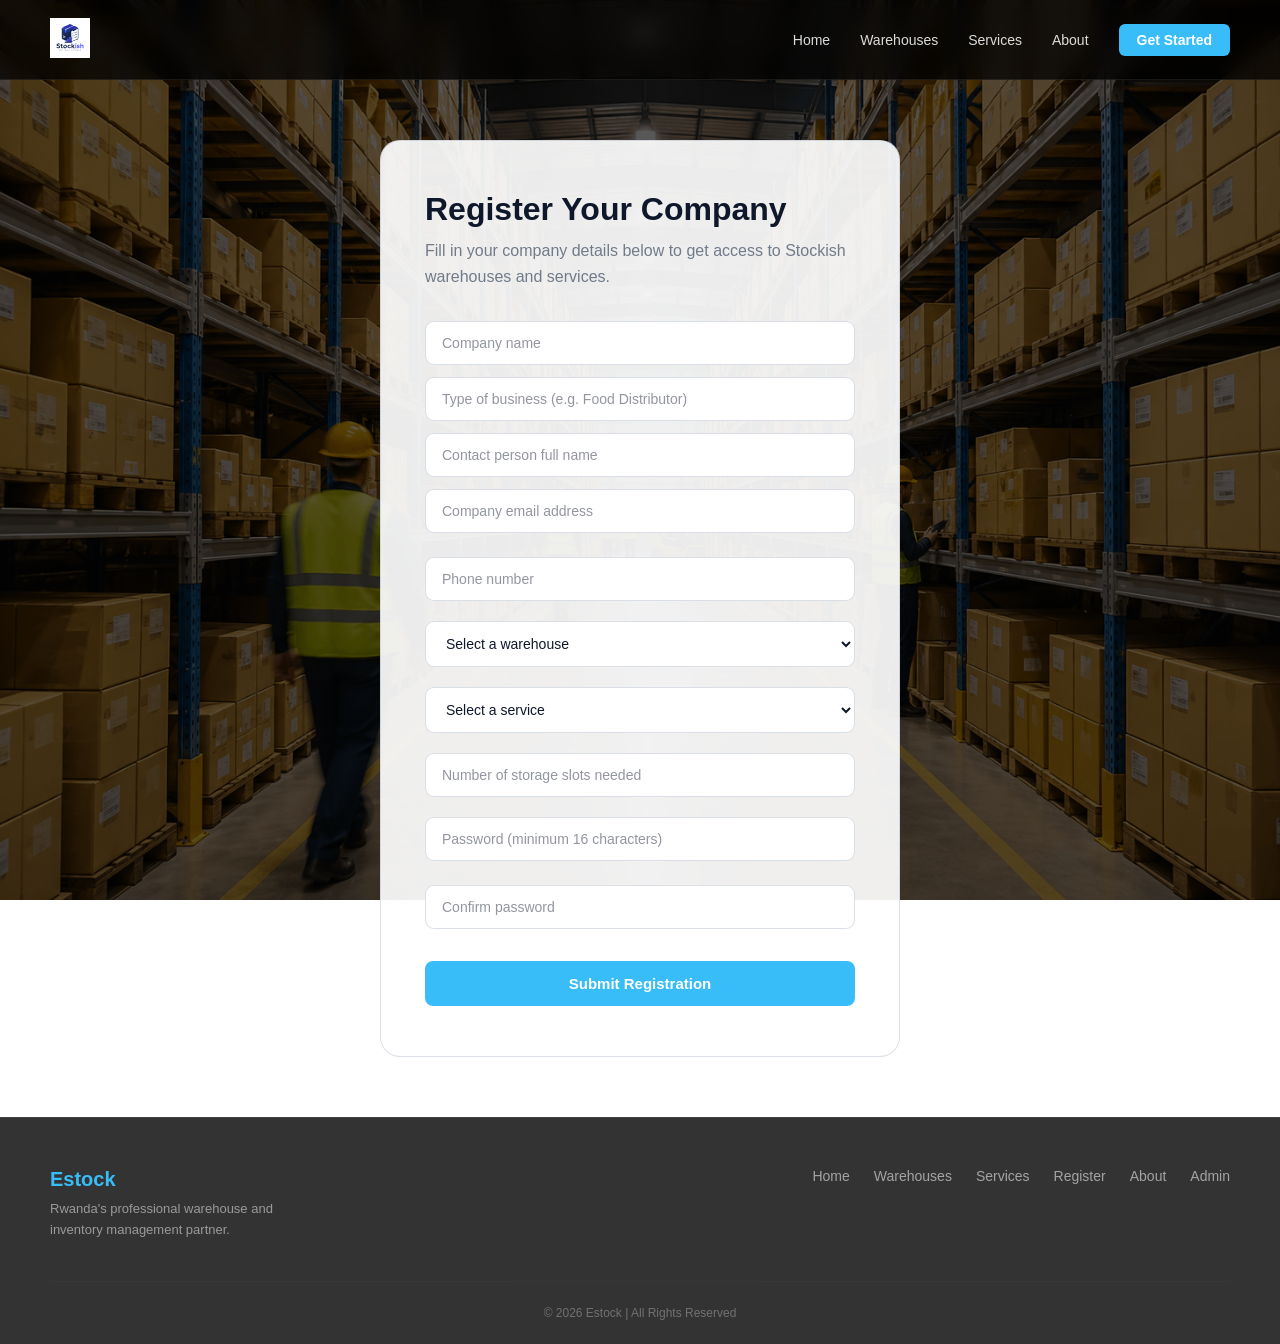
<file: signup.html>
<!DOCTYPE html>
<html lang="en">
<head>
  <meta charset="UTF-8">
    <link rel="icon" type="image/svg+xml" href="favicon.svg">
  <meta name="viewport" content="width=device-width, initial-scale=1.0">
  <title>Stockish | Register Your Company</title>
  <link rel="stylesheet" href="style.css">
</head>
<body>

<!-- NAVBAR -->
<nav class="navbar">
 <a href="index.html"><img src="logo1.svg" alt="Stockish Logo" height="40"></a>
  <ul>
    <li><a href="index.html">Home</a></li>
    <li><a href="warehouses.html">Warehouses</a></li>
    <li><a href="services.html">Services</a></li>
    <li><a href="about.html">About</a></li>
    <li><a href="signup.html" class="nav-btn">Get Started</a></li>
  </ul>
</nav>

<!-- SIGNUP FORM -->
<div class="form-page">
  <div class="form-card">

    <!-- Form heading and subtitle -->
    <h2>Register Your Company</h2>
    <p class="sub">Fill in your company details below to get access to Stockish warehouses and services.</p>

    <!-- COMPANY INFORMATION -->
    <div class="form-group">
      <input type="text" id="companyName" placeholder="Company name" required />
      <input type="text" id="companyType" placeholder="Type of business (e.g. Food Distributor)" required />
      <input type="text" id="contactPerson" placeholder="Contact person full name" required />
      <input type="email" id="contactEmail" placeholder="Company email address" required />
      <span class="error" id="emailError"></span>
      <input type="tel" id="contactPhone" placeholder="Phone number" required />
    </div>

    <!-- WAREHOUSE SELECTION -->
    <div class="form-group">
      <select id="warehouseChoice">
        <option value="" disabled selected>Select a warehouse</option>
        <option value="Warehouse A — General Storage">Warehouse A — General Storage</option>
        <option value="Warehouse B — Cold Storage">Warehouse B — Cold Storage</option>
        <option value="Warehouse C — Bulk Storage">Warehouse C — Bulk Storage</option>
        <option value="Warehouse D — Secure Storage">Warehouse D — Secure Storage</option>
        <option value="Warehouse E — Logistics Hub">Warehouse E — Logistics Hub</option>
      </select>
    </div>

    <!-- SERVICE SELECTION -->
    <div class="form-group">
      <select id="serviceChoice">
        <option value="" disabled selected>Select a service</option>
        <option value="Warehousing">Warehousing</option>
      <option value="Cold Chain Management">Cold Chain Management</option>
      <option value="Logistics & Distribution">Logistics & Distribution</option>
        <option value="Bulk Storage">Bulk Storage</option>
      </select>
    </div>

    <!-- SLOT COUNT -->
    <div class="form-group">
      <input type="number" id="slotsNeeded" placeholder="Number of storage slots needed" min="1" required />
    </div>

    <!-- PASSWORD FIELDS -->
    <div class="form-group">
      <input type="password" id="signupPassword" placeholder="Password (minimum 16 characters)" required />
      <span class="error" id="passwordError"></span>
      <input type="password" id="signupPasswordConfirm" placeholder="Confirm password" required />
      <span class="error" id="passwordConfirmError"></span>
    </div>

    <!-- SUBMIT BUTTON -->
    <button class="btn" onclick="registerCompany()">Submit Registration</button>

    <!-- SUCCESS MESSAGE — hidden until form is submitted -->
    <div class="success-msg" id="successMsg">
      ✅ Registration successful! Welcome to Stockish.<br>
      Your company has been registered. <a href="dashboard.html" style="color:#86efac;">Go to your Dashboard →</a>
    </div>

  </div>
</div>

<!-- FOOTER -->
<footer>
  <div class="footer-content">
    <div class="footer-brand">
      <h2>Estock</h2>
      <p>Rwanda's professional warehouse and inventory management partner.</p>
    </div>
    <div class="footer-links">
      <a href="index.html">Home</a>
      <a href="warehouses.html">Warehouses</a>
      <a href="services.html">Services</a>
      <a href="signup.html">Register</a>
      <a href="about.html">About</a>
      <a href="Admin.html">Admin</a>
    </div>
  </div>
  <p class="footer-copy">© 2026 Estock | All Rights Reserved</p>
</footer>

<!-- All JavaScript is written in the external script.js file -->
<script src="script.js"></script>

</body>
</html>
</file>
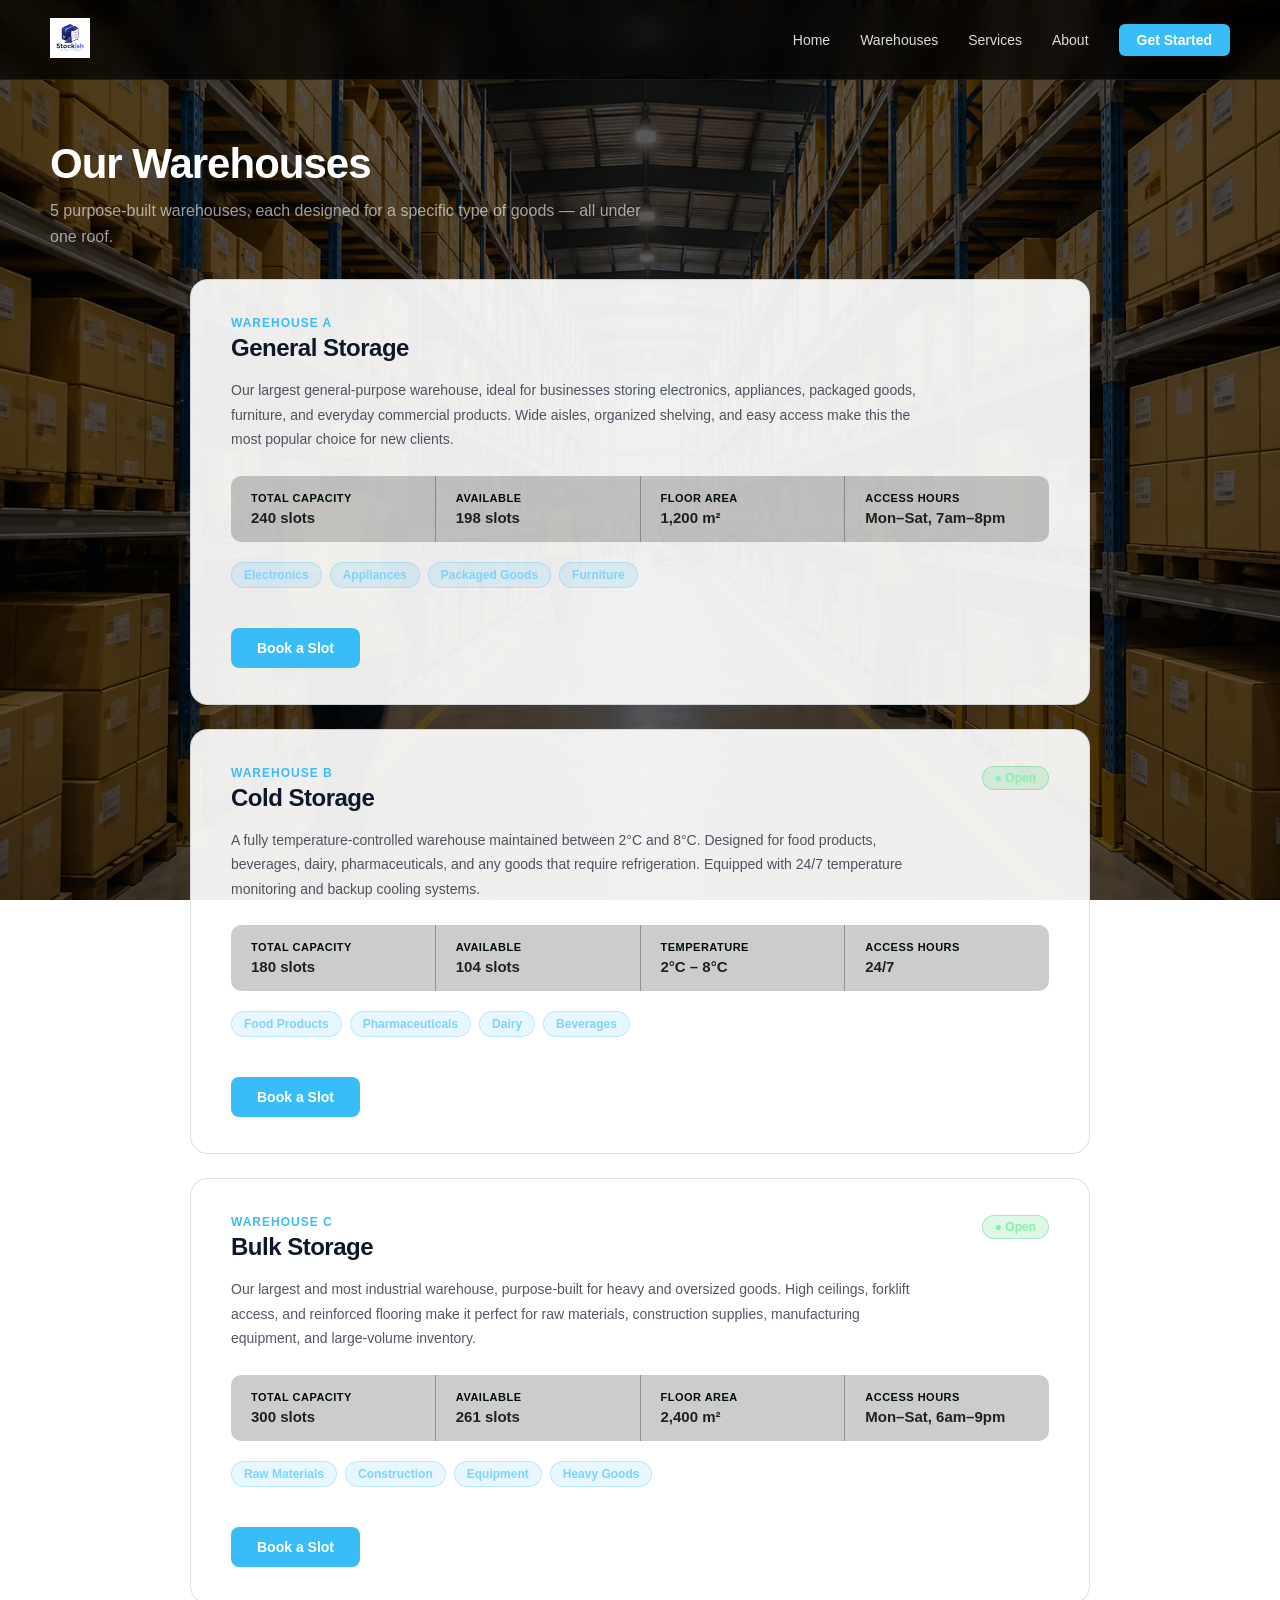
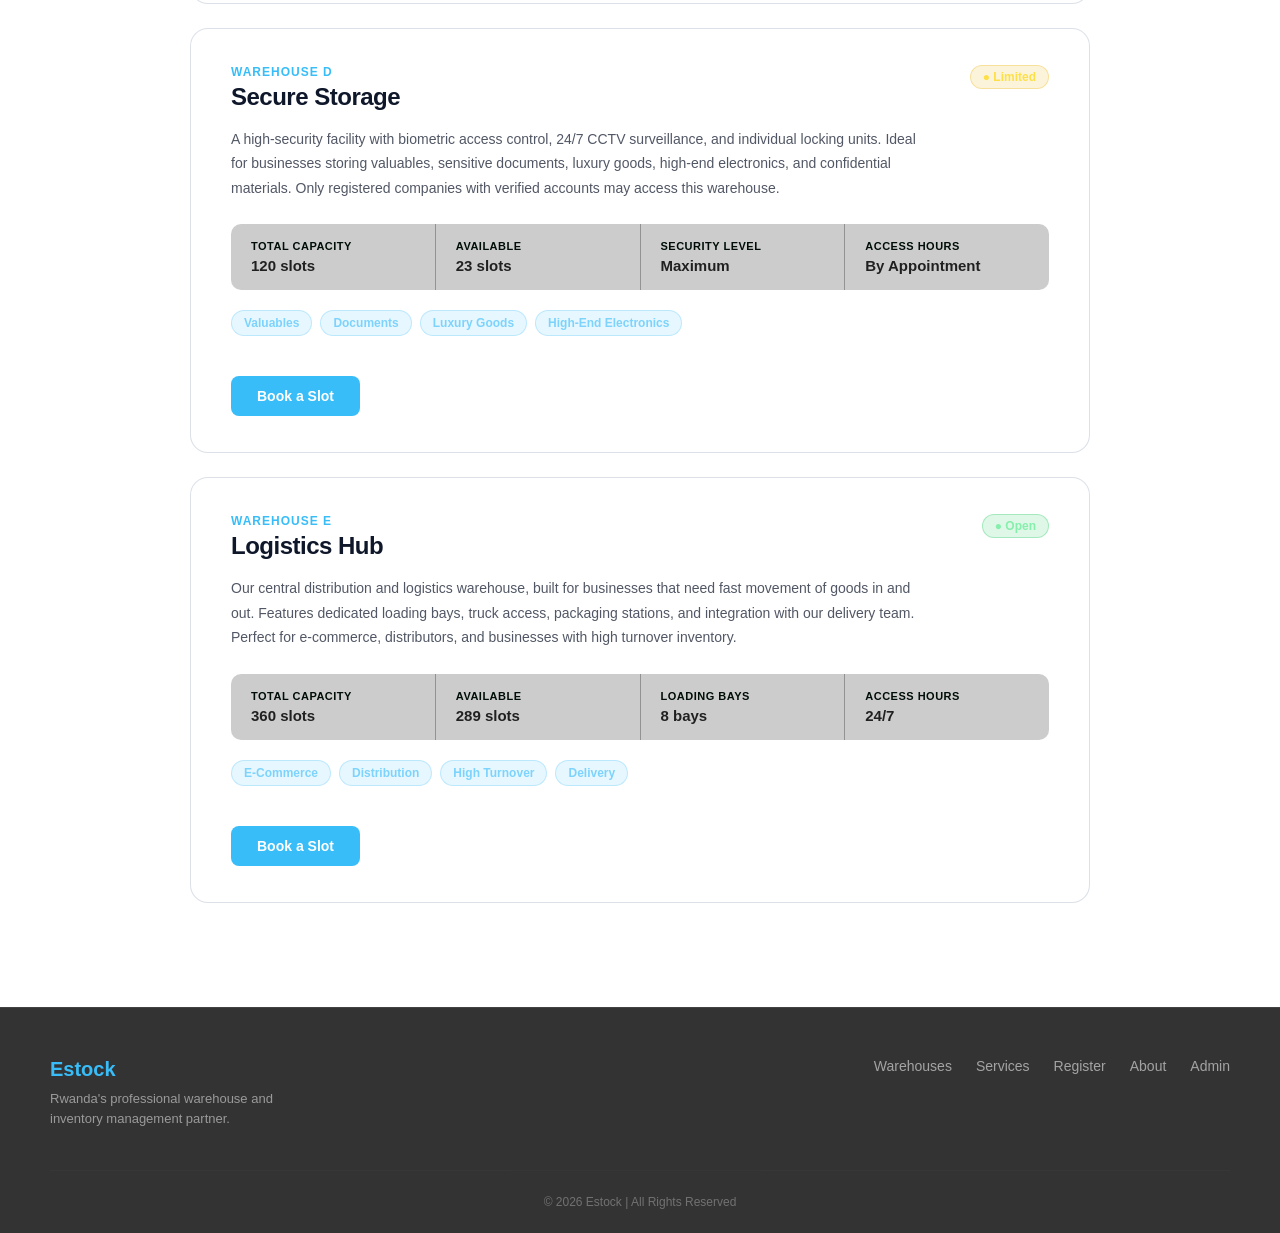
<file: warehouses.html>
<!DOCTYPE html>
<html lang="en">
<head>
  <meta charset="UTF-8">
    <link rel="icon" type="image/svg+xml" href="favicon.svg">
  <meta name="viewport" content="width=device-width, initial-scale=1.0">
  <title>Stockish | Our Warehouses</title>
  <link rel="stylesheet" href="style.css">
</head>
<body>

<!-- NAVBAR -->
<nav class="navbar">
 <a href="index.html"><img src="logo1.svg" alt="Stockish Logo" height="40"></a>
  <ul>
    <li><a href="index.html">Home</a></li>
    <li><a href="warehouses.html">Warehouses</a></li>
    <li><a href="services.html">Services</a></li>
    <li><a href="about.html">About</a></li>
    <li><a href="signup.html" class="nav-btn">Get Started</a></li>
  </ul>
</nav>

<!-- PAGE HERO -->
<div class="page-hero">
  <h1>Our Warehouses</h1>
  <p>5 purpose-built warehouses, each designed for a specific type of goods — all under one roof.</p>
</div>

<!-- WAREHOUSES -->
<main class="section" style="padding-top: 10px;">

  <!-- Warehouse A -->
  <div class="wh-card">
    <div class="wh-header">
      <div>
        <span class="wh-id">Warehouse A</span>
        <h2 class="wh-name">General Storage</h2>
      </div>
    </div>
    <p class="wh-desc">
      Our largest general-purpose warehouse, ideal for businesses storing electronics, appliances, packaged goods, 
      furniture, and everyday commercial products. Wide aisles, organized shelving, and easy access make 
      this the most popular choice for new clients.
    </p>
    <div class="wh-meta">
      <div class="wh-meta-item">
        <span class="meta-label">Total Capacity</span>
        <span class="meta-value">240 slots</span>
      </div>
      <div class="wh-meta-item">
        <span class="meta-label">Available</span>
        <span class="meta-value">198 slots</span>
      </div>
      <div class="wh-meta-item">
        <span class="meta-label">Floor Area</span>
        <span class="meta-value">1,200 m²</span>
      </div>
      <div class="wh-meta-item">
        <span class="meta-label">Access Hours</span>
        <span class="meta-value">Mon–Sat, 7am–8pm</span>
      </div>
    </div>
    <div class="wh-tags">
      <span class="tag">Electronics</span>
      <span class="tag">Appliances</span>
      <span class="tag">Packaged Goods</span>
      <span class="tag">Furniture</span>
    </div>
    <a href="signup.html" class="btn" style="margin-top: 20px; display: inline-block;">Book a Slot</a>
  </div>

  <!-- Warehouse B -->
  <div class="wh-card">
    <div class="wh-header">
      <div>
        <span class="wh-id">Warehouse B</span>
        <h2 class="wh-name">Cold Storage</h2>
      </div>
      <span class="badge badge-green">● Open</span>
    </div>
    <p class="wh-desc">
      A fully temperature-controlled warehouse maintained between 2°C and 8°C. Designed for food products, 
      beverages, dairy, pharmaceuticals, and any goods that require refrigeration. Equipped with 
      24/7 temperature monitoring and backup cooling systems.
    </p>
    <div class="wh-meta">
      <div class="wh-meta-item">
        <span class="meta-label">Total Capacity</span>
        <span class="meta-value">180 slots</span>
      </div>
      <div class="wh-meta-item">
        <span class="meta-label">Available</span>
        <span class="meta-value">104 slots</span>
      </div>
      <div class="wh-meta-item">
        <span class="meta-label">Temperature</span>
        <span class="meta-value">2°C – 8°C</span>
      </div>
      <div class="wh-meta-item">
        <span class="meta-label">Access Hours</span>
        <span class="meta-value">24/7</span>
      </div>
    </div>
    <div class="wh-tags">
      <span class="tag">Food Products</span>
      <span class="tag">Pharmaceuticals</span>
      <span class="tag">Dairy</span>
      <span class="tag">Beverages</span>
    </div>
    <a href="signup.html" class="btn" style="margin-top: 20px; display: inline-block;">Book a Slot</a>
  </div>

  <!-- Warehouse C -->
  <div class="wh-card">
    <div class="wh-header">
      <div>
        <span class="wh-id">Warehouse C</span>
        <h2 class="wh-name">Bulk Storage</h2>
      </div>
      <span class="badge badge-green">● Open</span>
    </div>
    <p class="wh-desc">
      Our largest and most industrial warehouse, purpose-built for heavy and oversized goods. 
      High ceilings, forklift access, and reinforced flooring make it perfect for raw materials, 
      construction supplies, manufacturing equipment, and large-volume inventory.
    </p>
    <div class="wh-meta">
      <div class="wh-meta-item">
        <span class="meta-label">Total Capacity</span>
        <span class="meta-value">300 slots</span>
      </div>
      <div class="wh-meta-item">
        <span class="meta-label">Available</span>
        <span class="meta-value">261 slots</span>
      </div>
      <div class="wh-meta-item">
        <span class="meta-label">Floor Area</span>
        <span class="meta-value">2,400 m²</span>
      </div>
      <div class="wh-meta-item">
        <span class="meta-label">Access Hours</span>
        <span class="meta-value">Mon–Sat, 6am–9pm</span>
      </div>
    </div>
    <div class="wh-tags">
      <span class="tag">Raw Materials</span>
      <span class="tag">Construction</span>
      <span class="tag">Equipment</span>
      <span class="tag">Heavy Goods</span>
    </div>
    <a href="signup.html" class="btn" style="margin-top: 20px; display: inline-block;">Book a Slot</a>
  </div>

  <!-- Warehouse D -->
  <div class="wh-card">
    <div class="wh-header">
      <div>
        <span class="wh-id">Warehouse D</span>
        <h2 class="wh-name">Secure Storage</h2>
      </div>
      <span class="badge badge-yellow">● Limited</span>
    </div>
    <p class="wh-desc">
      A high-security facility with biometric access control, 24/7 CCTV surveillance, and 
      individual locking units. Ideal for businesses storing valuables, sensitive documents, 
      luxury goods, high-end electronics, and confidential materials. Only registered companies 
      with verified accounts may access this warehouse.
    </p>
    <div class="wh-meta">
      <div class="wh-meta-item">
        <span class="meta-label">Total Capacity</span>
        <span class="meta-value">120 slots</span>
      </div>
      <div class="wh-meta-item">
        <span class="meta-label">Available</span>
        <span class="meta-value">23 slots</span>
      </div>
      <div class="wh-meta-item">
        <span class="meta-label">Security Level</span>
        <span class="meta-value">Maximum</span>
      </div>
      <div class="wh-meta-item">
        <span class="meta-label">Access Hours</span>
        <span class="meta-value">By Appointment</span>
      </div>
    </div>
    <div class="wh-tags">
      <span class="tag">Valuables</span>
      <span class="tag">Documents</span>
      <span class="tag">Luxury Goods</span>
      <span class="tag">High-End Electronics</span>
    </div>
    <a href="signup.html" class="btn" style="margin-top: 20px; display: inline-block;">Book a Slot</a>
  </div>

  <!-- Warehouse E -->
  <div class="wh-card">
    <div class="wh-header">
      <div>
        <span class="wh-id">Warehouse E</span>
        <h2 class="wh-name">Logistics Hub</h2>
      </div>
      <span class="badge badge-green">● Open</span>
    </div>
    <p class="wh-desc">
      Our central distribution and logistics warehouse, built for businesses that need fast 
      movement of goods in and out. Features dedicated loading bays, truck access, packaging 
      stations, and integration with our delivery team. Perfect for e-commerce, 
      distributors, and businesses with high turnover inventory.
    </p>
    <div class="wh-meta">
      <div class="wh-meta-item">
        <span class="meta-label">Total Capacity</span>
        <span class="meta-value">360 slots</span>
      </div>
      <div class="wh-meta-item">
        <span class="meta-label">Available</span>
        <span class="meta-value">289 slots</span>
      </div>
      <div class="wh-meta-item">
        <span class="meta-label">Loading Bays</span>
        <span class="meta-value">8 bays</span>
      </div>
      <div class="wh-meta-item">
        <span class="meta-label">Access Hours</span>
        <span class="meta-value">24/7</span>
      </div>
    </div>
    <div class="wh-tags">
      <span class="tag">E-Commerce</span>
      <span class="tag">Distribution</span>
      <span class="tag">High Turnover</span>
      <span class="tag">Delivery</span>
    </div>
    <a href="signup.html" class="btn" style="margin-top: 20px; display: inline-block;">Book a Slot</a>
  </div>

</main>

<!-- FOOTER -->
<footer>
  <div class="footer-content">
    <div class="footer-brand">
      <h2>Estock</h2>
      <p>Rwanda's professional warehouse and inventory management partner.</p>
    </div>
    <div class="footer-links">
      <a href="warehouses.html">Warehouses</a>
      <a href="services.html">Services</a>
      <a href="signup.html">Register</a>
      <a href="about.html">About</a>
      <a href="Admin.html">Admin</a>
    </div>
  </div>
  <p class="footer-copy">© 2026 Estock | All Rights Reserved</p>
</footer>

</body>
</html>
</file>
<file: style.css>
/* ───── RESET ───── */
* {
  margin: 0;
  padding: 0;
  box-sizing: border-box;
  font-family: 'Inter', sans-serif;
}

/* ───── BODY & BACKGROUND ───── */
body {
  background: url("warehouse.png") center/cover no-repeat;
  background-attachment: fixed;
  color: #ffffff;
}

body::before {
  content: "";
  position: fixed;
  inset: 0;
  background: rgba(0, 0, 0, 0.65);
  z-index: 0;
}

nav, main, footer, section, .hero, .form-page, .page-hero, .container {
  position: relative;
  z-index: 1;
}

/* ───── NAVBAR ───── */
.navbar {
  display: flex;
  justify-content: space-between;
  align-items: center;
  padding: 18px 50px;
  background: rgba(0, 0, 0, 0.75);
  backdrop-filter: blur(10px);
  border-bottom: 1px solid rgba(255,255,255,0.08);
  position:relative;
  top: 0;
  z-index: 100;
}

.logo {
  font-size: 22px;
  font-weight: 900;
  letter-spacing: -0.5px;
  color: #38bdf8;
  .navbar img {
    height: 40px;
    display: block;
    border-radius: 20px;
    
  }
}

.navbar ul {
  display: flex;
  gap: 30px;
  list-style: none;
  align-items: center;
}

.navbar a {
  color: rgba(255,255,255,0.85);
  text-decoration: none;
  font-size: 14px;
  font-weight: 500;
  transition: color 0.2s;
}

.navbar a:hover {
  color: #38bdf8;
}

.nav-btn {
  background: #38bdf8;
  color: white !important;
  padding: 8px 18px;
  border-radius: 6px;
  font-weight: 600 !important;
}

.nav-btn:hover {
  background: #0ea5e9 !important;
}

/* ───── BUTTONS ───── */
.btn {
  display: inline-block;
  background: #38bdf8;
  padding: 12px 26px;
  color: white;
  border-radius: 8px;
  border: none;
  cursor: pointer;
  font-size: 14px;
  font-weight: 600;
  text-decoration: none;
  transition: all 0.2s ease;
  font-family: 'Inter', sans-serif;
}

.btn:hover {
  background: #0ea5e9;
  transform: translateY(-2px);
}

.btn-outline {
  background: transparent;
  border: 1.5px solid rgba(255,255,255,0.4);
  color: white;
}

.btn-outline:hover {
  background: rgba(255,255,255,0.1);
  border-color: white;
}

/* ───── HERO (home) ───── */
.hero {
  min-height: 92vh;
  display: flex;
  justify-content: center;
  align-items: center;
  padding: 60px 40px;
}

.main-system-title {
  position: absolute;
  top: 20px;
  left: 50%;
  transform: translateX(-50%);
  font-size: 50px;
  font-weight: 900;
  color: rgba(255, 255, 255, 0.998);
  letter-spacing: 3.5px;
  text-align: center; 
  margin-bottom: 2rem;

  text-shadow: 2px 2px 4px rgba(0, 0, 0, 0.5);
}
 .main-system-title span {
  color: brown;
}
.hero-box {
  max-width: 780px;
  background: rgba(255, 255, 255, 0.07);
  backdrop-filter: blur(15px);
  border-radius: 20px;
  padding: 60px;
  border: 1px solid rgba(255, 255, 255, 0.15);
  margin-top: 120px;
}

.hero-tag {
  display: inline-block;
  background: rgba(56, 189, 248, 0.15);
  border: 1px solid rgba(56, 189, 248, 0.4);
  color: #38bdf8;
  padding: 6px 14px;
  border-radius: 20px;
  font-size: 13px;
  font-weight: 600;
  margin-bottom: 24px;
}

.hero-box h1 {
  font-size: clamp(36px, 5vw, 64px);
  font-weight: 900;
  line-height: 1.15;
  margin-bottom: 20px;
  letter-spacing: -1px;
}

.hero-box h3 {
  font-size: 17px;
  font-weight: 400;
  line-height: 1.7;
  opacity: 0.8;
  margin-bottom: 36px;
  max-width: 540px;
}

.hero-btns {
  display: flex;
  gap: 14px;
  flex-wrap: wrap;
}

/* ───── PAGE HERO (inner pages) ───── */
.page-hero {
  padding: 60px 50px 20px;
}

.page-hero h1 {
  font-size: 42px;
  font-weight: 900;
  letter-spacing: -1px;
  margin-bottom: 10px;
}

.page-hero p {
  opacity: 0.6;
  font-size: 16px;
  max-width: 600px;
  line-height: 1.6;
}

/* ───── STATS BAR ───── */
.stats-bar {
  display: flex;
  justify-content: center;
  background: rgba(56, 189, 248, 0.1);
  border-top: 1px solid rgba(56,189,248,0.2);
  border-bottom: 1px solid rgba(56,189,248,0.2);
  position: relative;
  z-index: 1;
}

.stat {
  flex: 1;
  text-align: center;
  padding: 30px 20px;
  border-right: 1px solid rgba(255,255,255,0.08);
}

.stat:last-child { border-right: none; }

.stat h2 {
  font-size: 36px;
  font-weight: 900;
  color: #38bdf8;
}

.stat p {
  font-size: 13px;
  opacity: 0.7;
  margin-top: 4px;
  font-weight: 500;
}

/* ───── SECTIONS ───── */
.section {
  padding: 80px 50px;
}

.section-title {
  text-align: center;
  font-size: 36px;
  font-weight: 800;
  margin-bottom: 10px;
  letter-spacing: -0.5px;
}

.section-sub {
  text-align: center;
  opacity: 0.6;
  font-size: 15px;
  margin-bottom: 50px;
}

/* ───── FEATURES GRID ───── */
.features-grid {
  display: grid;
  grid-template-columns: repeat(auto-fit, minmax(240px, 1fr));
  gap: 20px;
  max-width: 1100px;
  margin: 0 auto;
}

.feature-card {
  background: rgba(255, 255, 255, 0.92);
  border: 1px solid rgba(148, 163, 184, 0.32);
  border-radius: 14px;
  padding: 30px 24px;
  transition: transform 0.2s ease, background 0.2s ease;
  color: #0f172a;
}

.feature-card:hover {
  transform: translateY(-5px);
  background: rgba(255, 255, 255, 1);
}

.feature-icon {
  font-size: 34px;
  margin-bottom: 14px;
}

.feature-card h3 {
  font-size: 17px;
  font-weight: 700;
  margin-bottom: 10px;
}

.feature-card p {
  font-size: 14px;
  line-height: 1.6;
  opacity: 0.75;
}

/* ───── SERVICE CARDS (services page) ───── */
.service-card {
  background: rgba(255,255,255,0.92);
  border: 1px solid rgba(148, 163, 184, 0.32);
  border-radius: 18px;
  padding: 36px 40px;
  margin-bottom: 24px;
  max-width: 900px;
  margin-left: auto;
  margin-right: auto;
  transition: background 0.2s;
  color: #0f172a;
}

.service-card:hover {
  background: rgba(255,255,255,1);
}

.service-header {
  display: flex;
  align-items: center;
  gap: 18px;
  margin-bottom: 14px;
}

.service-emoji {
  font-size: 40px;
}

.service-header h2 {
  font-size: 22px;
  font-weight: 800;
}

.service-card > p {
  font-size: 14px;
  line-height: 1.75;
  opacity: 0.72;
  margin-bottom: 20px;
  max-width: 700px;
}

.service-includes {
  list-style: none;
  display: flex;
  flex-direction: column;
  gap: 8px;
}

.service-includes li {
  font-size: 14px;
  opacity: 0.8;
}

.service-includes li::before {
  content: "✓  ";
  color: #38bdf8;
  font-weight: 700;
}

/* ───── WAREHOUSE CARDS ───── */
.wh-card {
  background: rgba(255,255,255,0.92);
  border: 1px solid rgba(148, 163, 184, 0.32);
  border-radius: 18px;
  padding: 36px 40px;
  margin-bottom: 24px;
  max-width: 900px;
  margin-left: auto;
  margin-right: auto;
  transition: background 0.2s;
  color: #0f172a;
}

.wh-card:hover {
  background: rgba(255,255,255,1);
}

.wh-header {
  display: flex;
  justify-content: space-between;
  align-items: flex-start;
  margin-bottom: 16px;
}

.wh-id {
  font-size: 12px;
  font-weight: 700;
  color: #38bdf8;
  text-transform: uppercase;
  letter-spacing: 1px;
  display: block;
  margin-bottom: 4px;
}

.wh-name {
  font-size: 24px;
  font-weight: 800;
  letter-spacing: -0.5px;
}

.wh-desc {
  font-size: 14px;
  line-height: 1.75;
  opacity: 0.72;
  margin-bottom: 24px;
  max-width: 700px;
}

.wh-meta {
  display: flex;
  flex-wrap: wrap;
  background: rgba(0,0,0,0.2);
  border-radius: 10px;
  overflow: hidden;
  margin-bottom: 20px;
}

.wh-meta-item {
  flex: 1;
  padding: 16px 20px;
  border-right: 1px solid rgba(0, 0, 0, 0.283);
  min-width: 140px;
}

.wh-meta-item:last-child { border-right: none; }

.meta-label {
  display: block;
  font-size: 11px;
  text-transform: uppercase;
  letter-spacing: 0.5px;
  opacity: 1.5;
  margin-bottom: 5px;
  font-weight: 600;
  color: #000e07;
}

.meta-value {
  display: block;
  font-size: 15px;
  font-weight: 700;
  color: #000000d6;
}

.wh-tags {
  display: flex;
  gap: 8px;
  flex-wrap: wrap;
  margin-bottom: 20px;
}

.tag {
  background: rgba(56,189,248,0.12);
  border: 1px solid rgba(56,189,248,0.25);
  color: #7dd3fc;
  padding: 5px 12px;
  border-radius: 20px;
  font-size: 12px;
  font-weight: 600;
}

/* ───── WAREHOUSE LIST (home preview) ───── */
.warehouse-list {
  max-width: 800px;
  margin: 0 auto;
  display: flex;
  flex-direction: column;
  gap: 12px;
}

.warehouse-item {
  display: flex;
  justify-content: space-between;
  align-items: center;
  background: rgba(255,255,255,0.92);
  border: 1px solid rgba(148, 163, 184, 0.32);
  border-radius: 12px;
  padding: 20px 28px;
  transition: background 0.2s;
  color: #0f172a;
}

.warehouse-item:hover { background: rgba(255,255,255,1); }

.w-label {
  font-weight: 800;
  font-size: 16px;
  color: #38bdf8;
  min-width: 130px;
}

.w-type {
  font-size: 15px;
  font-weight: 500;
  opacity: 0.85;
}

.w-slots {
  font-size: 13px;
  opacity: 0.55;
  font-weight: 500;
}

/* ───── CTA SECTION ───── */
.cta-section { padding: 80px 50px; }

.cta-box {
  max-width: 650px;
  margin: 0 auto;
  text-align: center;
  background: rgba(255,255,255,0.92);
  border: 1px solid rgba(148, 163, 184, 0.32);
  border-radius: 20px;
  padding: 60px 40px;
  color: #0f172a;
}

.cta-box h2 {
  font-size: 36px;
  font-weight: 800;
  margin-bottom: 14px;
}

.cta-box p {
  opacity: 0.75;
  font-size: 15px;
  line-height: 1.7;
  margin-bottom: 30px;
}

/* ───── SIGNUP FORM PAGE ───── */
.form-page {
  min-height: 100vh;
  display: flex;
  align-items: center;
  justify-content: center;
  padding: 60px 20px;
}

.form-card {
  background: rgba(255,255,255,0.92);
  border: 1px solid rgba(148, 163, 184, 0.32);
  border-radius: 20px;
  padding: 50px 44px;
  width: 100%;
  max-width: 520px;
  color: #0f172a;
}

.form-card h2 {
  font-size: 32px;
  font-weight: 800;
  margin-bottom: 10px;
  color: #0f172a;
}

.form-card p.sub {
  opacity: 0.75;
  font-size: 16px;
  margin-bottom: 32px;
  line-height: 1.6;
  color: #475569;
}

.form-group {
  display: flex;
  flex-direction: column;
  gap: 12px;
  margin-bottom: 20px;
}

.form-group input,
.form-group select {
  padding: 13px 16px;
  border-radius: 9px;
  border: 1px solid rgba(148, 163, 184, 0.35);
  background: #ffffff;
  color: #0f172a;
  font-size: 14px;
  font-family: 'Inter', sans-serif;
  width: 100%;
  transition: border 0.2s;
}

.form-group input:focus,
.form-group select:focus {
  outline: none;
  border-color: #38bdf8;
}

.form-group input::placeholder { color: rgba(15, 23, 42, 0.45); }
.form-group select option { background: #1e293b; color: white; }

.form-card .btn {
  width: 100%;
  text-align: center;
  padding: 14px;
  font-size: 15px;
}

.success-msg {
  display: none;
  background: rgba(34,197,94,0.15);
  border: 1px solid rgba(34,197,94,0.4);
  color: #86efac;
  padding: 14px 18px;
  border-radius: 10px;
  font-size: 14px;
  margin-top: 16px;
  text-align: center;
  line-height: 1.6;
}

/* ───── DASHBOARD CONTAINER ───── */
.container { padding: 50px; }

.container h2 {
  font-size: 28px;
  font-weight: 800;
  margin-bottom: 30px;
  letter-spacing: -0.5px;
}

/* ───── STAT CARDS (dashboard) ───── */
.cards {
  display: flex;
  gap: 20px;
  margin-bottom: 30px;
  flex-wrap: wrap;
}

.card {
  background: rgba(255,255,255,0.92);
  border-radius: 14px;
  padding: 28px 32px;
  border: 1px solid rgba(148,163,184,0.32);
  min-width: 180px;
  color: #0f172a;
}

.card h3 {
  font-size: 11px;
  font-weight: 600;
  opacity: 0.65;
  margin-bottom: 10px;
  text-transform: uppercase;
  letter-spacing: 0.8px;
  color: #475569;
}

.card p {
  font-size: 40px;
  font-weight: 900;
  color: #0f172a;
}

/* ───── INLINE FORM (dashboard) ───── */
.form {
  margin: 24px 0;
  display: flex;
  gap: 12px;
  flex-wrap: wrap;
}

.form input,
.form select {
  padding: 12px 16px;
  border-radius: 8px;
  border: 1px solid rgba(255,255,255,0.15);
  background: #f8f9fa;
  color: #000000;
  font-size: 14px;
  font-family: 'Inter', sans-serif;
}

.form input::placeholder { color: #6c757d; }
.form select option { background: #1e293b; color: white; }

/* ───── TABLE ───── */
table {
  width: 100%;
  border-collapse: collapse;
  margin-top: 20px;
  border-radius: 12px;
  overflow: hidden;
  background: rgba(255,255,255,0.95);
  color: #1e293b;
}

th, td {
  padding: 14px 18px;
  text-align: left;
  font-size: 14px;
}

th {
  background: #1e293b;
  color: white;
  font-weight: 600;
  text-transform: uppercase;
  font-size: 12px;
  letter-spacing: 0.5px;
}

td { border-bottom: 1px solid #e2e8f0; }
tr:last-child td { border-bottom: none; }
tr:hover td { background: #f1f5f9; }

.delete-btn {
  background: #ef4444;
  color: white;
  border: none;
  padding: 6px 14px;
  border-radius: 6px;
  cursor: pointer;
  font-size: 13px;
  font-weight: 600;
  font-family: 'Inter', sans-serif;
  transition: background 0.2s;
}

.delete-btn:hover { background: #dc2626; }

/* ───── ACTION BUTTONS IN TABLE ───── */
.action-btn {
  padding: 4px 8px;
  font-size: 12px;
  margin-right: 4px;
  border-radius: 4px;
  border: none;
  cursor: pointer;
  font-weight: 600;
  font-family: 'Inter', sans-serif;
  transition: all 0.2s ease;
}

.action-btn.stock-in {
  background: #38bdf8;
  color: white;
}

.action-btn.stock-in:hover {
  background: #0ea5e9;
}

.action-btn.stock-out {
  background: #f59e0b;
  color: white;
}

.action-btn.stock-out:hover {
  background: #d97706;
}

/* ───── ADMIN PAGE ───── */
.admin-grid {
  display: grid;
  grid-template-columns: repeat(auto-fit, minmax(200px, 1fr));
  gap: 16px;
  margin-bottom: 40px;
}

.admin-card {
  background: rgba(255,255,255,0.92);
  border: 1px solid rgba(148,163,184,0.32);
  border-radius: 14px;
  padding: 24px 28px;
  color: #0f172a;
}

.admin-card h3 {
  font-size: 11px;
  font-weight: 600;
  opacity: 0.65;
  text-transform: uppercase;
  letter-spacing: 0.8px;
  margin-bottom: 10px;
  color: #475569;
}

.admin-card p {
  font-size: 36px;
  font-weight: 900;
  color: #0f172a;
}

.admin-section-title {
  font-size: 18px;
  font-weight: 700;
  margin-bottom: 16px;
  margin-top: 40px;
  opacity: 0.85;
}

/* ───── ABOUT PAGE ───── */
.about-grid {
  display: grid;
  grid-template-columns: repeat(auto-fit, minmax(280px, 1fr));
  gap: 20px;
  max-width: 1000px;
  margin: 40px auto 0;
}
.bg{  background: url("warehouse1.jpg") center/cover no-repeat;
  background-attachment: fixed;
  color: #ffffff;}

.about-block {
  background: rgba(255,255,255,0.92);
  border: 1px solid rgba(148, 163, 184, 0.32);
  border-radius: 14px;
  padding: 30px;
  color: #0f172a;
}

.about-block h3 {
  font-size: 16px;
  font-weight: 700;
  margin-bottom: 10px;
  color: #38bdf8;
}

.about-block p {
  font-size: 14px;
  line-height: 1.7;
  opacity: 0.75;
}

.tech-stack {
  display: flex;
  gap: 10px;
  flex-wrap: wrap;
  margin-top: 16px;
}

.tech-badge {
  background: rgba(56,189,248,0.12);
  border: 1px solid rgba(56,189,248,0.3);
  color: #7dd3fc;
  padding: 6px 14px;
  border-radius: 20px;
  font-size: 13px;
  font-weight: 600;
}

/* ───── BADGES ───── */
.badge {
  display: inline-block;
  padding: 4px 12px;
  border-radius: 20px;
  font-size: 12px;
  font-weight: 700;
}

.badge-green {
  background: rgba(34,197,94,0.15);
  color: #86efac;
  border: 1px solid rgba(34,197,94,0.3);
}

.badge-yellow {
  background: rgba(234,179,8,0.15);
  color: #fde047;
  border: 1px solid rgba(234,179,8,0.3);
}

.badge-blue {
  background: rgba(56,189,248,0.15);
  color: #7dd3fc;
  border: 1px solid rgba(56,189,248,0.3);
}

.badge-red {
  background: rgba(239,68,68,0.15);
  color: #fca5a5;
  border: 1px solid rgba(239,68,68,0.3);
}

/* ───── BADGES ───── */
.badge {
  display: inline-block;
  padding: 4px 12px;
  border-radius: 20px;
  font-size: 12px;
  font-weight: 700;
}

.badge-green {
  background: rgba(34,197,94,0.15);
  color: #86efac;
  border: 1px solid rgba(34,197,94,0.3);
}

.badge-yellow {
  background: rgba(234,179,8,0.15);
  color: #fde047;
  border: 1px solid rgba(234,179,8,0.3);
}

.badge-blue {
  background: rgba(56,189,248,0.15);
  color: #7dd3fc;
  border: 1px solid rgba(56,189,248,0.3);
}

.badge-red {
  background: rgba(239,68,68,0.15);
  color: #fca5a5;
  border: 1px solid rgba(239,68,68,0.3);
}

/* ───── FOOTER ───── */
footer {
  background: rgba(0,0,0,0.8);
  border-top: 1px solid rgba(255,255,255,0.08);
  padding: 50px 50px 24px;
  position: relative;
  z-index: 1;
}

.footer-content {
  display: flex;
  justify-content: space-between;
  align-items: flex-start;
  margin-bottom: 40px;
  flex-wrap: wrap;
  gap: 30px;
}

.footer-brand h2 {
  font-size: 20px;
  font-weight: 900;
  color: #38bdf8;
  margin-bottom: 8px;
}

.footer-brand p {
  font-size: 13px;
  opacity: 0.5;
  max-width: 260px;
  line-height: 1.6;
}

.footer-links {
  display: flex;
  gap: 24px;
  flex-wrap: wrap;
  align-items: right;
}

.footer-links a {
  color: rgba(255,255,255,0.55);
  text-decoration: none;
  font-size: 14px;
  transition: color 0.2s;
}

.footer-links a:hover { color: #38bdf8; }
.footer-links a:hover { transform: translateY(-1px); }

.footer-copy {
  text-align: center;
  font-size: 12px;
  opacity: 0.3;
  padding-top: 24px;
  border-top: 1px solid rgba(255,255,255,0.06);
}
</file>
